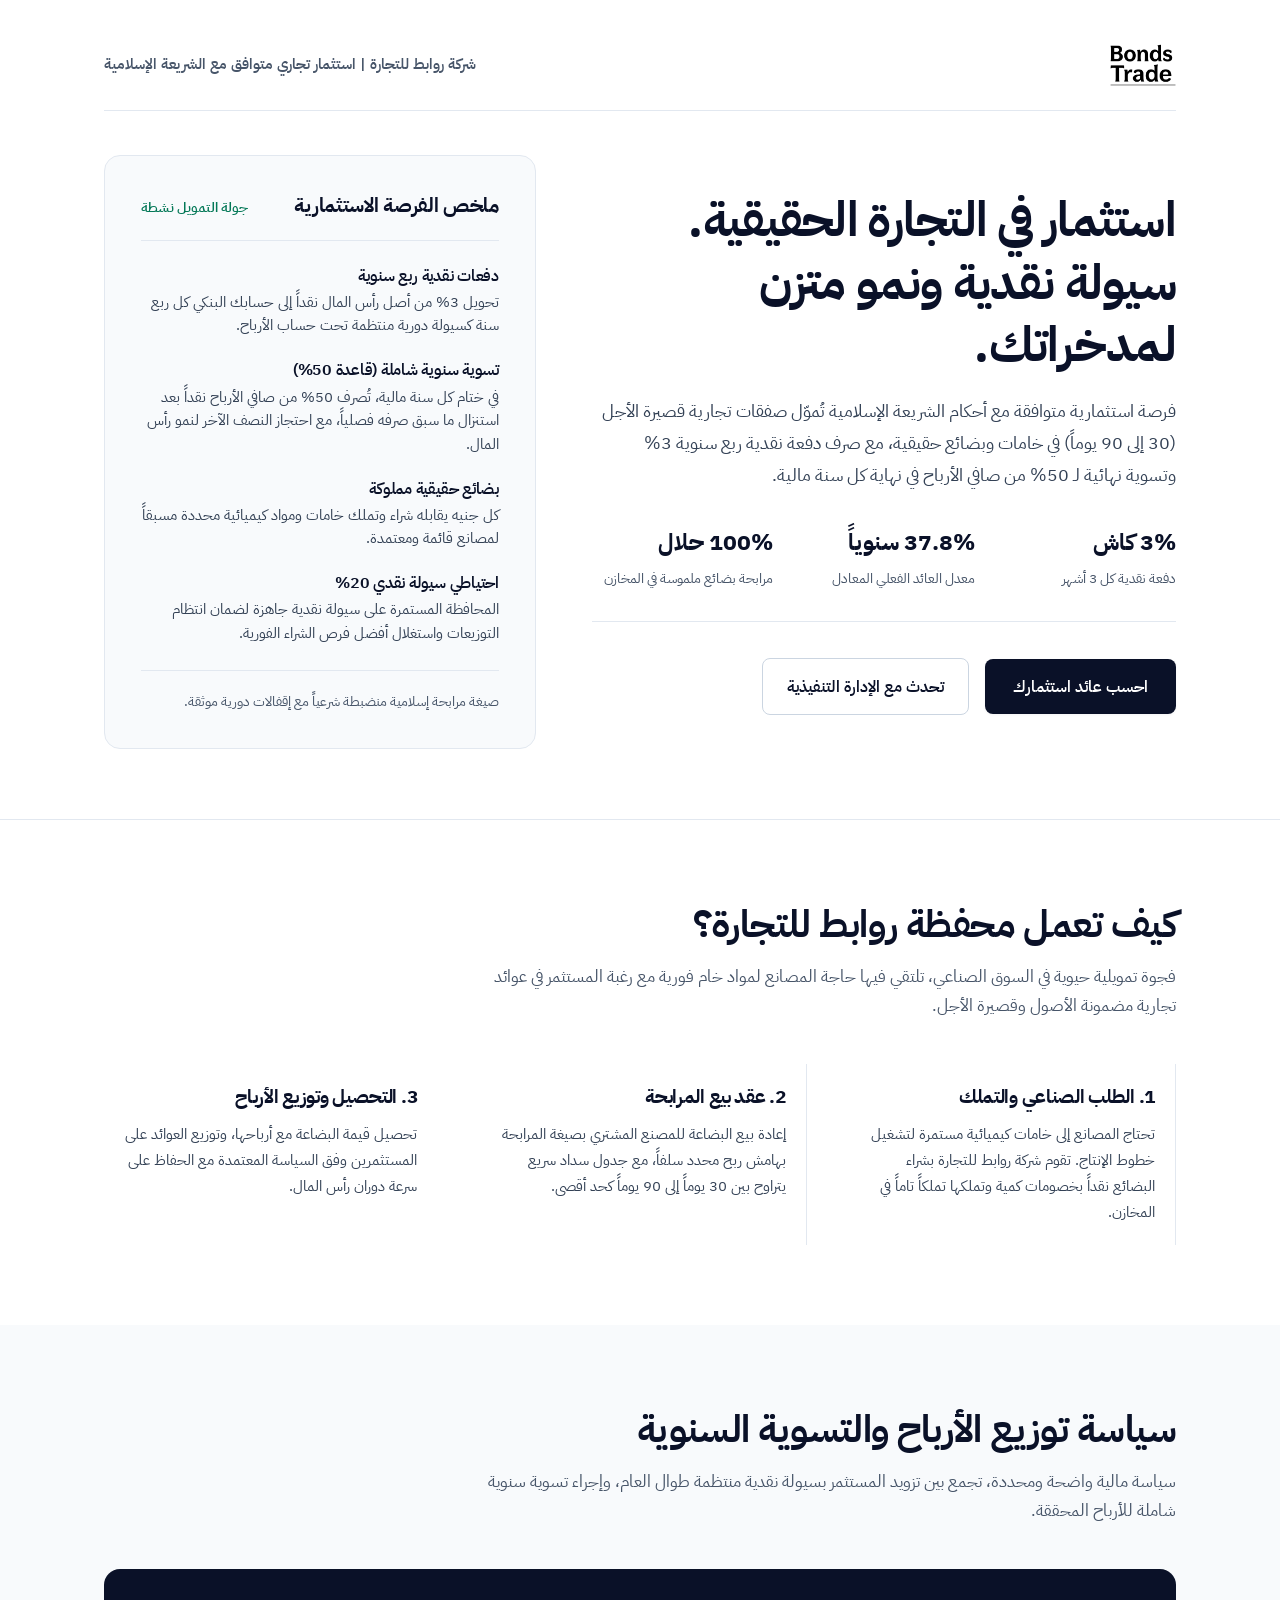
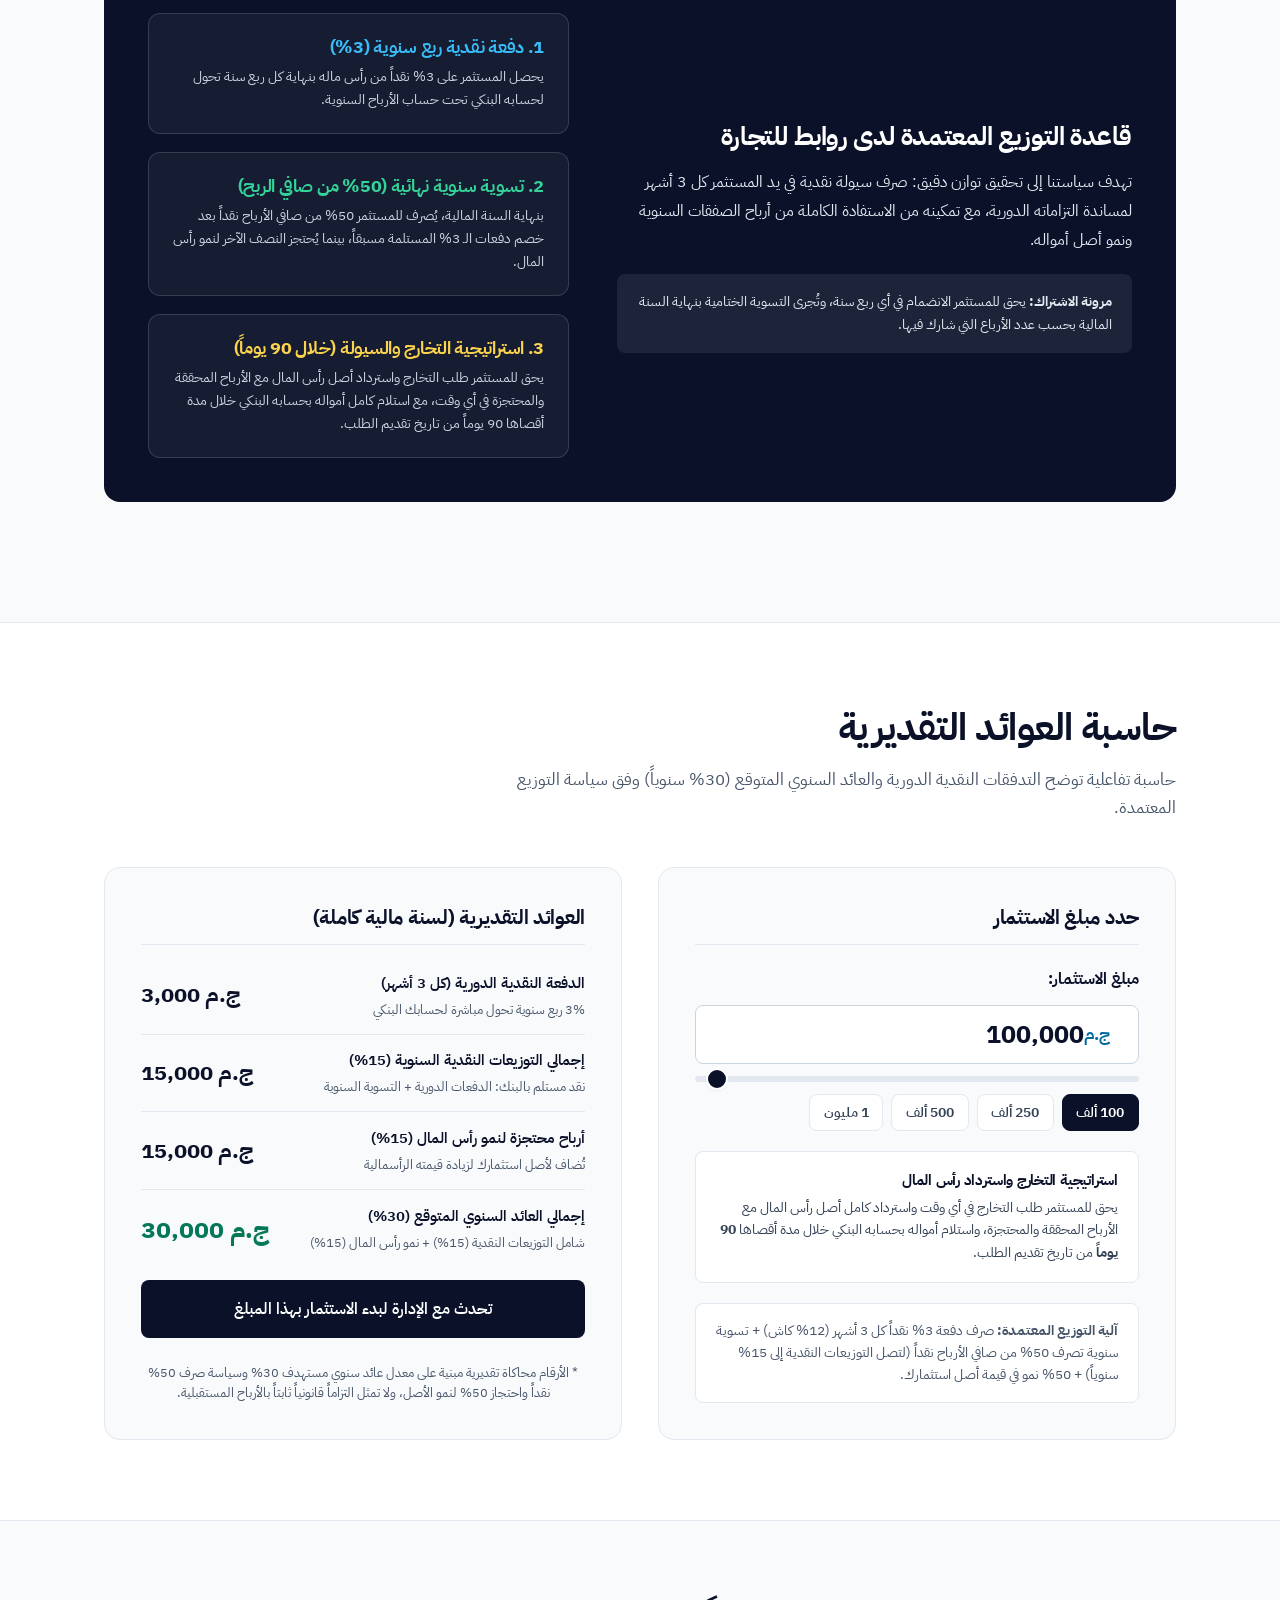
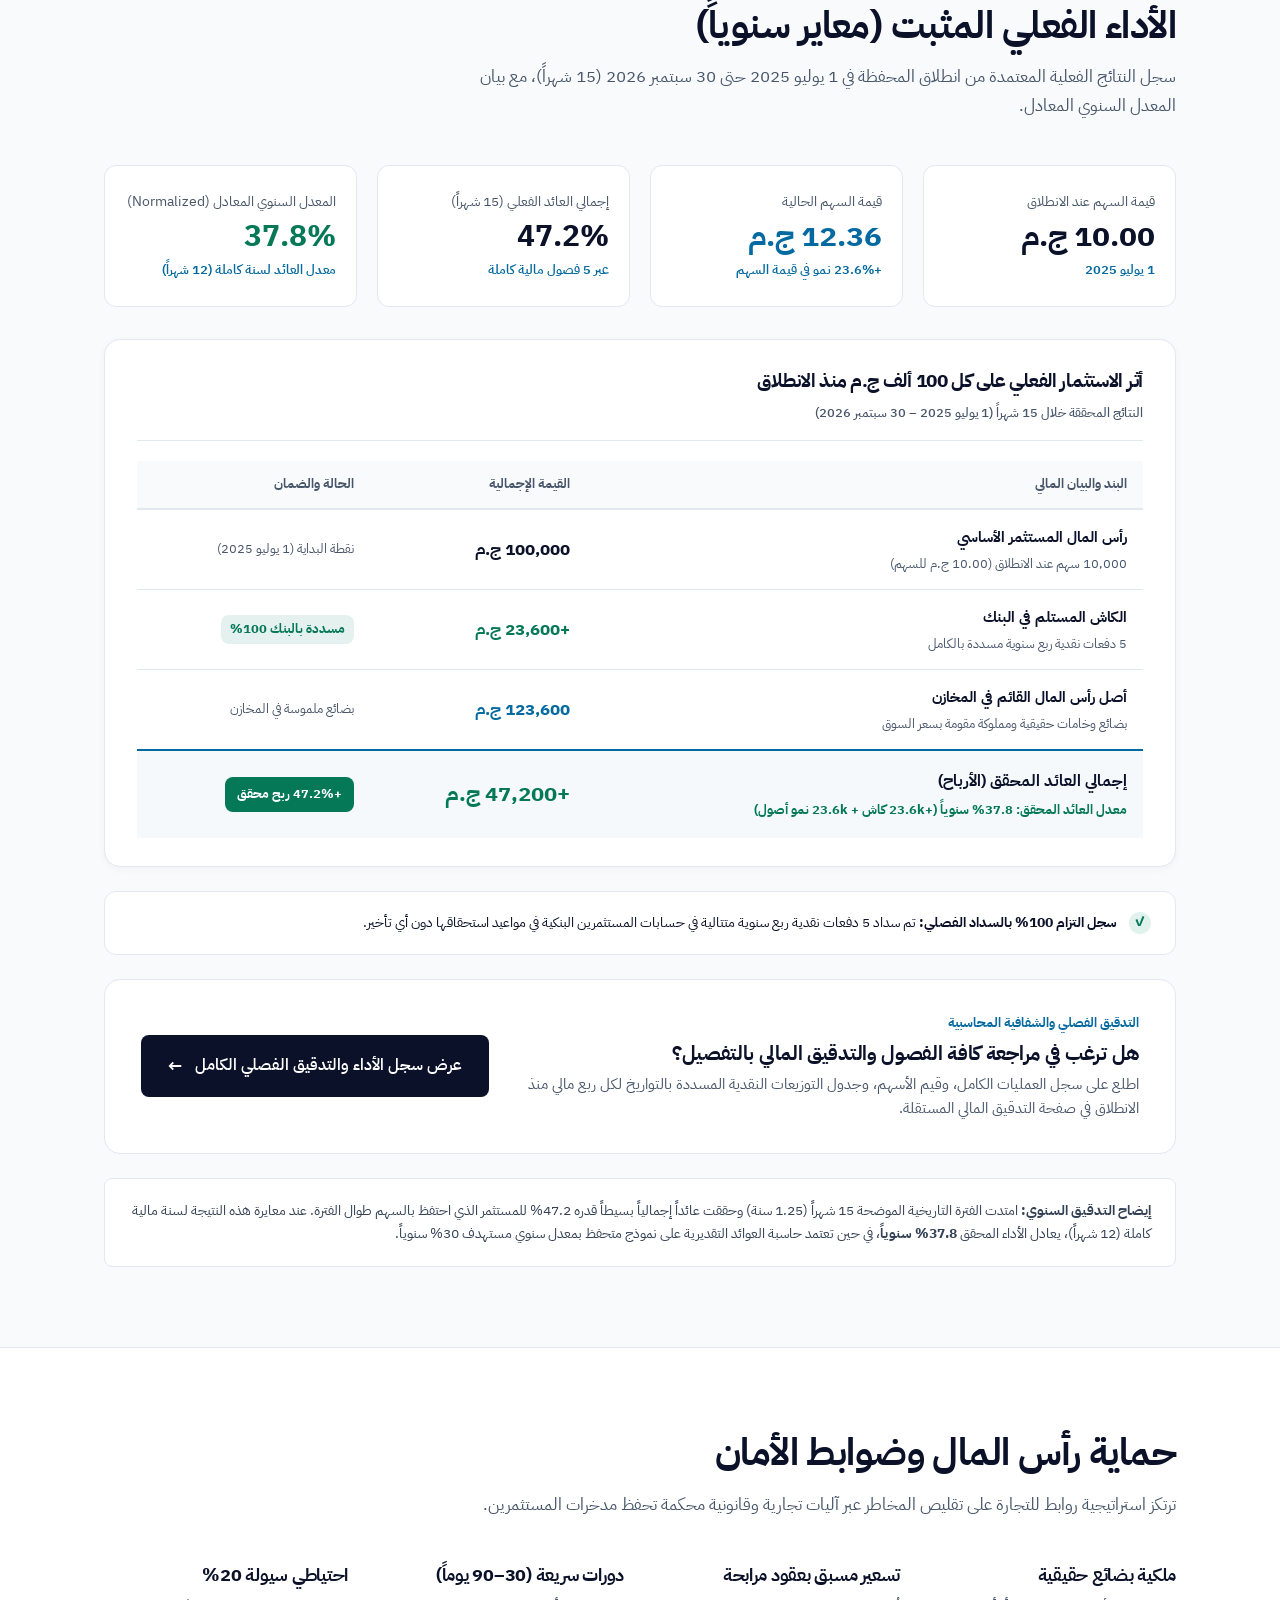
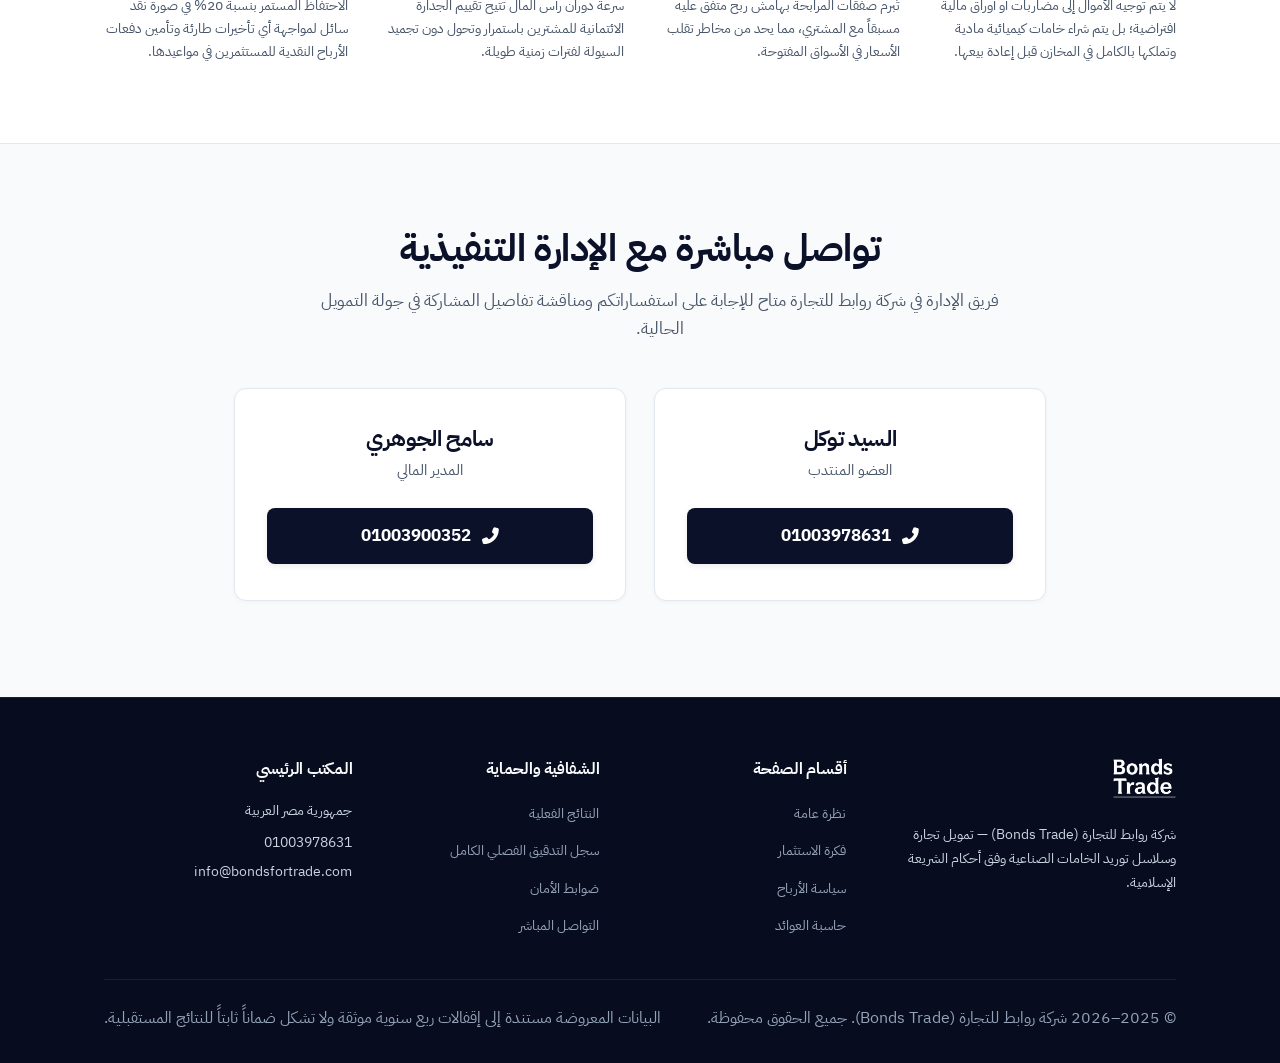
<file: index.html>
<!DOCTYPE html>
<html lang="ar" dir="rtl">
<head>
    <meta charset="UTF-8">
    <meta name="viewport" content="width=device-width, initial-scale=1.0">
    <title>محفظة روابط للتجارة | استثمار تجاري حقيقي بمرابحة شرعية وعوائد دورية</title>
    <meta name="description" content="محفظة استثمارية متوافقة مع الشريعة الإسلامية تابعة لشركة روابط للتجارة. تمويل تجارة خامات وبضائع ملموسة، دفعة نقدية 3% ربع سنوية وتسوية سنوية لنصف صافي الأرباح.">
    <link rel="icon" type="image/png" href="bonds-trade-favicon-white-background.png">
    
    <!-- Google Fonts & Font Awesome -->
    <link rel="preconnect" href="https://fonts.googleapis.com">
    <link rel="preconnect" href="https://fonts.gstatic.com" crossorigin>
    <link href="https://fonts.googleapis.com/css2?family=IBM+Plex+Sans+Arabic:wght@300;400;500;600;700&display=swap" rel="stylesheet">
    <link href="https://cdnjs.cloudflare.com/ajax/libs/font-awesome/6.5.1/css/all.min.css" rel="stylesheet">

    <!-- Main Stylesheet -->
    <link rel="stylesheet" href="css/style.css">
</head>
<body>

    <main>
        <!-- ==========================================================================
             Section 1: Hero Section
             ========================================================================== -->
        <section class="hero-section" id="hero">
            <div class="container">
                <!-- Clean Brand Bar -->
                <div class="brand-bar">
                    <img src="bonds-trade-english-black.png" alt="شعار شركة روابط للتجارة Bonds Trade" class="brand-logo-main">
                    <span class="brand-tagline-text">شركة روابط للتجارة | استثمار تجاري متوافق مع الشريعة الإسلامية</span>
                </div>

                <div class="hero-grid">
                    <div>
                        <h1 class="hero-title">
                            استثمار في التجارة الحقيقية.
                            <br>
                            سيولة نقدية ونمو متزن لمدخراتك.
                        </h1>
                        
                        <p class="hero-subtitle">
                            فرصة استثمارية متوافقة مع أحكام الشريعة الإسلامية تُموّل صفقات تجارية قصيرة الأجل (30 إلى 90 يوماً) في خامات وبضائع حقيقية، مع صرف دفعة نقدية ربع سنوية 3% وتسوية نهائية لـ 50% من صافي الأرباح في نهاية كل سنة مالية.
                        </p>

                        <!-- Key Performance Highlights -->
                        <div class="hero-highlights-strip">
                            <div class="highlight-entry">
                                <span class="stat-val tabular-nums">3% كاش</span>
                                <span class="stat-text">دفعة نقدية كل 3 أشهر</span>
                            </div>
                            <div class="highlight-entry">
                                <span class="stat-val tabular-nums">37.8% سنوياً</span>
                                <span class="stat-text">معدل العائد الفعلي المعادل</span>
                            </div>
                            <div class="highlight-entry">
                                <span class="stat-val">100% حلال</span>
                                <span class="stat-text">مرابحة بضائع ملموسة في المخازن</span>
                            </div>
                        </div>

                        <!-- Actions -->
                        <div class="hero-cta-group">
                            <a href="#calculator" class="btn-primary">
                                <span>احسب عائد استثمارك</span>
                            </a>
                            <a href="#cta" class="btn-secondary">
                                <span>تحدث مع الإدارة التنفيذية</span>
                            </a>
                        </div>
                    </div>

                    <!-- Right: Opportunity Snapshot -->
                    <div class="hero-snapshot-card">
                        <div class="snapshot-header-row">
                            <h2>ملخص الفرصة الاستثمارية</h2>
                            <span class="snapshot-status-tag">جولة التمويل نشطة</span>
                        </div>

                        <ul class="snapshot-points-list">
                            <li class="snapshot-point">
                                <h3>دفعات نقدية ربع سنوية</h3>
                                <p>تحويل 3% من أصل رأس المال نقداً إلى حسابك البنكي كل ربع سنة كسيولة دورية منتظمة تحت حساب الأرباح.</p>
                            </li>

                            <li class="snapshot-point">
                                <h3>تسوية سنوية شاملة (قاعدة 50%)</h3>
                                <p>في ختام كل سنة مالية، تُصرف 50% من صافي الأرباح نقداً بعد استنزال ما سبق صرفه فصلياً، مع احتجاز النصف الآخر لنمو رأس المال.</p>
                            </li>

                            <li class="snapshot-point">
                                <h3>بضائع حقيقية مملوكة</h3>
                                <p>كل جنيه يقابله شراء وتملك خامات ومواد كيميائية محددة مسبقاً لمصانع قائمة ومعتمدة.</p>
                            </li>

                            <li class="snapshot-point">
                                <h3>احتياطي سيولة نقدي 20%</h3>
                                <p>المحافظة المستمرة على سيولة نقدية جاهزة لضمان انتظام التوزيعات واستغلال أفضل فرص الشراء الفورية.</p>
                            </li>
                        </ul>

                        <div class="snapshot-compliance-note">
                            صيغة مرابحة إسلامية منضبطة شرعياً مع إقفالات دورية موثقة.
                        </div>
                    </div>
                </div>
            </div>
        </section>

        <!-- ==========================================================================
             Section 2: Business Model (The Core Thesis)
             ========================================================================== -->
        <section class="section-pad thesis-section" id="thesis">
            <div class="container">
                <div class="section-header">
                    <h2 class="section-title">كيف تعمل محفظة روابط للتجارة؟</h2>
                    <p class="section-desc">
                        فجوة تمويلية حيوية في السوق الصناعي، تلتقي فيها حاجة المصانع لمواد خام فورية مع رغبة المستثمر في عوائد تجارية مضمونة الأصول وقصيرة الأجل.
                    </p>
                </div>

                <div class="thesis-editorial-grid">
                    <div class="thesis-editorial-col">
                        <h3>1. الطلب الصناعي والتملك</h3>
                        <p>
                            تحتاج المصانع إلى خامات كيميائية مستمرة لتشغيل خطوط الإنتاج. تقوم شركة روابط للتجارة بشراء البضائع نقداً بخصومات كمية وتملكها تملكاً تاماً في المخازن.
                        </p>
                    </div>

                    <div class="thesis-editorial-col">
                        <h3>2. عقد بيع المرابحة</h3>
                        <p>
                            إعادة بيع البضاعة للمصنع المشتري بصيغة المرابحة بهامش ربح محدد سلفاً، مع جدول سداد سريع يتراوح بين 30 يوماً إلى 90 يوماً كحد أقصى.
                        </p>
                    </div>

                    <div class="thesis-editorial-col">
                        <h3>3. التحصيل وتوزيع الأرباح</h3>
                        <p>
                            تحصيل قيمة البضاعة مع أرباحها، وتوزيع العوائد على المستثمرين وفق السياسة المعتمدة مع الحفاظ على سرعة دوران رأس المال.
                        </p>
                    </div>
                </div>
            </div>
        </section>

        <!-- ==========================================================================
             Section 3: Profit Distribution Policy (3% Quarterly + Annual 50% Settlement)
             ========================================================================== -->
        <section class="section-pad promise-section" id="engine">
            <div class="container">
                <div class="section-header">
                    <h2 class="section-title">سياسة توزيع الأرباح والتسوية السنوية</h2>
                    <p class="section-desc">
                        سياسة مالية واضحة ومحددة، تجمع بين تزويد المستثمر بسيولة نقدية منتظمة طوال العام، وإجراء تسوية سنوية شاملة للأرباح المحققة.
                    </p>
                </div>

                <div class="policy-card-layout">
                    <div class="policy-text">
                        <h3>قاعدة التوزيع المعتمدة لدى روابط للتجارة</h3>
                        <p>
                            تهدف سياستنا إلى تحقيق توازن دقيق: صرف سيولة نقدية في يد المستثمر كل 3 أشهر لمساندة التزاماته الدورية، مع تمكينه من الاستفادة الكاملة من أرباح الصفقات السنوية ونمو أصل أمواله.
                        </p>
                        <div class="policy-reassurance-note">
                            <strong>مرونة الاشتراك:</strong> يحق للمستثمر الانضمام في أي ربع سنة، وتُجرى التسوية الختامية بنهاية السنة المالية بحسب عدد الأرباع التي شارك فيها.
                        </div>
                    </div>

                    <div class="policy-pillars-grid">
                        <div class="policy-pillar-box">
                            <h4>1. دفعة نقدية ربع سنوية (3%)</h4>
                            <p>يحصل المستثمر على 3% نقداً من رأس ماله بنهاية كل ربع سنة تحول لحسابه البنكي تحت حساب الأرباح السنوية.</p>
                        </div>

                        <div class="policy-pillar-box">
                            <h4>2. تسوية سنوية نهائية (50% من صافي الربح)</h4>
                            <p>بنهاية السنة المالية، يُصرف للمستثمر 50% من صافي الأرباح نقداً بعد خصم دفعات الـ 3% المستلمة مسبقاً، بينما يُحتجز النصف الآخر لنمو رأس المال.</p>
                        </div>

                        <div class="policy-pillar-box">
                            <h4>3. استراتيجية التخارج والسيولة (خلال 90 يوماً)</h4>
                            <p>يحق للمستثمر طلب التخارج واسترداد أصل رأس المال مع الأرباح المحققة والمحتجزة في أي وقت، مع استلام كامل أمواله بحسابه البنكي خلال مدة أقصاها 90 يوماً من تاريخ تقديم الطلب.</p>
                        </div>
                    </div>
                </div>
            </div>
        </section>

        <!-- ==========================================================================
             Section 4: Conservative Investor Decision Calculator
             ========================================================================== -->
        <section class="section-pad calculator-section" id="calculator">
            <div class="container">
                <div class="section-header">
                    <h2 class="section-title">حاسبة العوائد التقديرية</h2>
                    <p class="section-desc">
                        حاسبة تفاعلية توضح التدفقات النقدية الدورية والعائد السنوي المتوقع (30% سنوياً) وفق سياسة التوزيع المعتمدة.
                    </p>
                </div>

                <div class="calculator-layout">
                    <!-- Right in RTL: Controls & Exit Strategy -->
                    <div class="calc-form-pane">
                        <h3>حدد مبلغ الاستثمار</h3>

                        <div class="calc-field-group">
                            <label for="capitalInput">مبلغ الاستثمار:</label>
                            
                            <div class="calc-input-box">
                                <span class="currency-tag">ج.م</span>
                                <input type="text" id="capitalInput" class="tabular-nums" value="100,000" aria-label="مبلغ الاستثمار بالجنيه المصري">
                            </div>

                            <input type="range" id="capitalSlider" class="calc-slider" min="50000" max="2000000" step="25000" value="100000" aria-label="شريط تمرير مبلغ الاستثمار">

                            <div class="preset-buttons-row">
                                <button type="button" class="preset-btn active" data-amount="100000">100 ألف</button>
                                <button type="button" class="preset-btn" data-amount="250000">250 ألف</button>
                                <button type="button" class="preset-btn" data-amount="500000">500 ألف</button>
                                <button type="button" class="preset-btn" data-amount="1000000">1 مليون</button>
                            </div>
                        </div>

                        <div class="calc-exit-card">
                            <h4>استراتيجية التخارج واسترداد رأس المال</h4>
                            <p>
                                يحق للمستثمر طلب التخارج في أي وقت واسترداد كامل أصل رأس المال مع الأرباح المحققة والمحتجزة، واستلام أمواله بحسابه البنكي خلال مدة أقصاها <strong>90 يوماً</strong> من تاريخ تقديم الطلب.
                            </p>
                        </div>

                        <div class="calc-notice-card">
                            <strong>آلية التوزيع المعتمدة:</strong>
                            صرف دفعة 3% نقداً كل 3 أشهر (12% كاش) + تسوية سنوية تصرف 50% من صافي الأرباح نقداً (لتصل التوزيعات النقدية إلى 15% سنوياً) + 50% نمو في قيمة أصل استثمارك.
                        </div>
                    </div>

                    <!-- Left in RTL: Results Panel -->
                    <div class="calc-output-panel">
                        <h3>العوائد التقديرية (لسنة مالية كاملة)</h3>

                        <div class="calc-results-list">
                            <div class="result-row">
                                <div class="row-label">
                                    الدفعة النقدية الدورية (كل 3 أشهر)
                                    <small>3% ربع سنوية تحول مباشرة لحسابك البنكي</small>
                                </div>
                                <div class="row-num tabular-nums" id="quarterlyCashDisplay">3,000 ج.م</div>
                            </div>

                            <div class="result-row">
                                <div class="row-label">
                                    إجمالي التوزيعات النقدية السنوية (15%)
                                    <small>نقد مستلم بالبنك: الدفعات الدورية + التسوية السنوية</small>
                                </div>
                                <div class="row-num tabular-nums" id="annualCashDividendsDisplay">15,000 ج.م</div>
                            </div>

                            <div class="result-row">
                                <div class="row-label">
                                    أرباح محتجزة لنمو رأس المال (15%)
                                    <small>تُضاف لأصل استثمارك لزيادة قيمته الرأسمالية</small>
                                </div>
                                <div class="row-num tabular-nums" id="capitalGrowthDisplay">15,000 ج.م</div>
                            </div>

                            <div class="result-row">
                                <div class="row-label">
                                    إجمالي العائد السنوي المتوقع (30%)
                                    <small>شامل التوزيعات النقدية (15%) + نمو رأس المال (15%)</small>
                                </div>
                                <div class="row-num tabular-nums total-green" id="grandTotalReturnDisplay">30,000 ج.م</div>
                            </div>
                        </div>

                        <a href="#cta" class="calc-submit-btn">
                            تحدث مع الإدارة لبدء الاستثمار بهذا المبلغ
                        </a>

                        <div class="calc-footnote">
                            * الأرقام محاكاة تقديرية مبنية على معدل عائد سنوي مستهدف 30% وسياسة صرف 50% نقداً واحتجاز 50% لنمو الأصل، ولا تمثل التزاماً قانونياً ثابتاً بالأرباح المستقبلية.
                        </div>
                    </div>
                </div>
            </div>
        </section>

        <!-- ==========================================================================
             Section 5: The Verification: Real Track Record (Institutional Matrix & Proof)
             ========================================================================== -->
        <section class="section-pad verification-section" id="verification">
            <div class="container">
                <div class="section-header">
                    <h2 class="section-title">الأداء الفعلي المثبت (معاير سنوياً)</h2>
                    <p class="section-desc">
                        سجل النتائج الفعلية المعتمدة من انطلاق المحفظة في 1 يوليو 2025 حتى 30 سبتمبر 2026 (15 شهراً)، مع بيان المعدل السنوي المعادل.
                    </p>
                </div>

                <!-- KPI Metrics Row -->
                <div class="kpi-row-grid">
                    <div class="kpi-metric-box">
                        <span class="metric-title">قيمة السهم عند الانطلاق</span>
                        <div class="metric-figure tabular-nums">10.00 ج.م</div>
                        <span class="metric-context">1 يوليو 2025</span>
                    </div>

                    <div class="kpi-metric-box">
                        <span class="metric-title">قيمة السهم الحالية</span>
                        <div class="metric-figure tabular-nums" style="color: var(--brand-blue-deep);">12.36 ج.م</div>
                        <span class="metric-context">+23.6% نمو في قيمة السهم</span>
                    </div>

                    <div class="kpi-metric-box">
                        <span class="metric-title">إجمالي العائد الفعلي (15 شهراً)</span>
                        <div class="metric-figure tabular-nums" style="color: var(--brand-navy);">47.2%</div>
                        <span class="metric-context">عبر 5 فصول مالية كاملة</span>
                    </div>

                    <div class="kpi-metric-box">
                        <span class="metric-title">المعدل السنوي المعادل (Normalized)</span>
                        <div class="metric-figure tabular-nums" style="color: var(--brand-green);">37.8%</div>
                        <span class="metric-context">معدل العائد لسنة كاملة (12 شهراً)</span>
                    </div>
                </div>

                <!-- 100k Realized Wealth Proof Table -->
                <div class="realized-proof-card">
                    <div class="proof-card-header">
                        <h3>أثر الاستثمار الفعلي على كل 100 ألف ج.م منذ الانطلاق</h3>
                        <span class="proof-period-tag">النتائج المحققة خلال 15 شهراً (1 يوليو 2025 – 30 سبتمبر 2026)</span>
                    </div>

                    <!-- Modern Compact Proof Table -->
                    <div class="proof-table-container">
                        <table class="proof-compact-table tabular-nums">
                            <thead>
                                <tr>
                                    <th>البند والبيان المالي</th>
                                    <th>القيمة الإجمالية</th>
                                    <th>الحالة والضمان</th>
                                </tr>
                            </thead>
                            <tbody>
                                <tr>
                                    <td>
                                        <div class="pt-item-title">رأس المال المستثمر الأساسي</div>
                                        <span class="pt-item-sub">10,000 سهم عند الانطلاق (10.00 ج.م للسهم)</span>
                                    </td>
                                    <td class="pt-val pt-navy">100,000 ج.م</td>
                                    <td class="pt-status">نقطة البداية (1 يوليو 2025)</td>
                                </tr>
                                <tr>
                                    <td>
                                        <div class="pt-item-title">الكاش المستلم في البنك</div>
                                        <span class="pt-item-sub">5 دفعات نقدية ربع سنوية مسددة بالكامل</span>
                                    </td>
                                    <td class="pt-val pt-green">+23,600 ج.م</td>
                                    <td class="pt-status"><span class="pt-pill-green">مسددة بالبنك 100%</span></td>
                                </tr>
                                <tr>
                                    <td>
                                        <div class="pt-item-title">أصل رأس المال القائم في المخازن</div>
                                        <span class="pt-item-sub">بضائع وخامات حقيقية ومملوكة مقومة بسعر السوق</span>
                                    </td>
                                    <td class="pt-val pt-blue">123,600 ج.م</td>
                                    <td class="pt-status">بضائع ملموسة في المخازن</td>
                                </tr>
                                <tr class="pt-total-row">
                                    <td>
                                        <div class="pt-total-title">إجمالي العائد المحقق (الأرباح)</div>
                                        <span class="pt-total-sub">معدل العائد المحقق: 37.8% سنوياً (+23.6k كاش + 23.6k نمو أصول)</span>
                                    </td>
                                    <td class="pt-total-val pt-green tabular-nums">+47,200 ج.م</td>
                                    <td class="pt-total-badge"><span class="badge-total">+47.2% ربح محقق</span></td>
                                </tr>
                            </tbody>
                        </table>
                    </div>
                </div>

                <!-- Execution Proof & Consistency Bar -->
                <div class="verification-footer-bar">
                    <div class="vf-commitment">
                        <span class="vf-check-icon">✓</span>
                        <div>
                            <strong>سجل التزام 100% بالسداد الفصلي:</strong>
                            تم سداد 5 دفعات نقدية ربع سنوية متتالية في حسابات المستثمرين البنكية في مواعيد استحقاقها دون أي تأخير.
                        </div>
                    </div>
                </div>

                <!-- Dedicated Audit & Full Track Record Link Card -->
                <div class="audit-link-card">
                    <div class="alc-info">
                        <span class="alc-tag">التدقيق الفصلي والشفافية المحاسبية</span>
                        <h3>هل ترغب في مراجعة كافة الفصول والتدقيق المالي بالتفصيل؟</h3>
                        <p>
                            اطلع على سجل العمليات الكامل، وقيم الأسهم، وجدول التوزيعات النقدية المسددة بالتواريخ لكل ربع مالي منذ الانطلاق في صفحة التدقيق المالي المستقلة.
                        </p>
                    </div>
                    <a href="track-record.html" class="alc-button">
                        <span>عرض سجل الأداء والتدقيق الفصلي الكامل</span>
                        <span class="alc-arrow">←</span>
                    </a>
                </div>

                <div class="verification-explanation">
                    <strong>إيضاح التدقيق السنوي:</strong>
                    امتدت الفترة التاريخية الموضحة 15 شهراً (1.25 سنة) وحققت عائداً إجمالياً بسيطاً قدره 47.2% للمستثمر الذي احتفظ بالسهم طوال الفترة. عند معايرة هذه النتيجة لسنة مالية كاملة (12 شهراً)، يعادل الأداء المحقق <strong>37.8% سنوياً</strong>، في حين تعتمد حاسبة العوائد التقديرية على نموذج متحفظ بمعدل سنوي مستهدف 30% سنوياً.
                </div>
            </div>
        </section>

        <!-- ==========================================================================
             Section 6: Risk Governance & Asset Protection
             ========================================================================== -->
        <section class="section-pad security-section" id="security">
            <div class="container">
                <div class="section-header">
                    <h2 class="section-title">حماية رأس المال وضوابط الأمان</h2>
                    <p class="section-desc">
                        ترتكز استراتيجية روابط للتجارة على تقليص المخاطر عبر آليات تجارية وقانونية محكمة تحفظ مدخرات المستثمرين.
                    </p>
                </div>

                <div class="security-editorial-grid">
                    <div class="security-item">
                        <h3>ملكية بضائع حقيقية</h3>
                        <p>لا يتم توجيه الأموال إلى مضاربات أو أوراق مالية افتراضية؛ بل يتم شراء خامات كيميائية مادية وتملكها بالكامل في المخازن قبل إعادة بيعها.</p>
                    </div>

                    <div class="security-item">
                        <h3>تسعير مسبق بعقود مرابحة</h3>
                        <p>تُبرم صفقات المرابحة بهامش ربح متفق عليه مسبقاً مع المشتري، مما يحد من مخاطر تقلب الأسعار في الأسواق المفتوحة.</p>
                    </div>

                    <div class="security-item">
                        <h3>دورات سريعة (30–90 يوماً)</h3>
                        <p>سرعة دوران رأس المال تتيح تقييم الجدارة الائتمانية للمشترين باستمرار وتحول دون تجميد السيولة لفترات زمنية طويلة.</p>
                    </div>

                    <div class="security-item">
                        <h3>احتياطي سيولة 20%</h3>
                        <p>الاحتفاظ المستمر بنسبة 20% في صورة نقد سائل لمواجهة أي تأخيرات طارئة وتأمين دفعات الأرباح النقدية للمستثمرين في مواعيدها.</p>
                    </div>
                </div>
            </div>
        </section>

        <!-- ==========================================================================
             Section 7: Direct Executive Access (CTA)
             ========================================================================== -->
        <section class="section-pad cta-section" id="cta">
            <div class="container executive-action-layout">
                <div class="section-header">
                    <h2 class="section-title">تواصل مباشرة مع الإدارة التنفيذية</h2>
                    <p class="section-desc">
                        فريق الإدارة في شركة روابط للتجارة متاح للإجابة على استفساراتكم ومناقشة تفاصيل المشاركة في جولة التمويل الحالية.
                    </p>
                </div>

                <div class="executives-row">
                    <!-- Profile 1: Alsayed Tawakol -->
                    <div class="executive-card">
                        <h3>السيد توكل</h3>
                        <span class="exec-position">العضو المنتدب</span>
                        
                        <div class="exec-links-stack">
                            <a href="tel:+201003978631" class="btn-call" aria-label="اتصال هاتفي بالسيد توكل">
                                <i class="fas fa-phone-alt"></i>
                                <span class="tabular-nums">01003978631</span>
                            </a>
                        </div>
                    </div>

                    <!-- Profile 2: Sameh El Gohary -->
                    <div class="executive-card">
                        <h3>سامح الجوهري</h3>
                        <span class="exec-position">المدير المالي</span>

                        <div class="exec-links-stack">
                            <a href="tel:+201003900352" class="btn-call" aria-label="اتصال هاتفي بسامح الجوهري">
                                <i class="fas fa-phone-alt"></i>
                                <span class="tabular-nums">01003900352</span>
                            </a>
                        </div>
                    </div>
                </div>
            </div>
        </section>
    </main>

    <!-- ==========================================================================
         Footer
         ========================================================================== -->
    <footer class="site-footer">
        <div class="container">
            <div class="footer-grid">
                <div class="footer-col">
                    <img src="bonds-trade-english-black.png" alt="شعار شركة روابط للتجارة Bonds Trade" class="footer-logo">
                    <p>
                        شركة روابط للتجارة (Bonds Trade) — تمويل تجارة وسلاسل توريد الخامات الصناعية وفق أحكام الشريعة الإسلامية.
                    </p>
                </div>

                <div class="footer-col">
                    <h3>أقسام الصفحة</h3>
                    <ul>
                        <li><a href="#hero">نظرة عامة</a></li>
                        <li><a href="#thesis">فكرة الاستثمار</a></li>
                        <li><a href="#engine">سياسة الأرباح</a></li>
                        <li><a href="#calculator">حاسبة العوائد</a></li>
                    </ul>
                </div>

                <div class="footer-col">
                    <h3>الشفافية والحماية</h3>
                    <ul>
                        <li><a href="#verification">النتائج الفعلية</a></li>
                        <li><a href="track-record.html">سجل التدقيق الفصلي الكامل</a></li>
                        <li><a href="#security">ضوابط الأمان</a></li>
                        <li><a href="#cta">التواصل المباشر</a></li>
                    </ul>
                </div>

                <div class="footer-col">
                    <h3>المكتب الرئيسي</h3>
                    <p>جمهورية مصر العربية</p>
                    <p style="margin-top: 0.5rem;">
                        <a href="tel:+201003978631" style="color: #CBD5E1; text-decoration: none;" class="tabular-nums">01003978631</a>
                    </p>
                    <p style="margin-top: 0.35rem;">
                        <a href="mailto:info@bondsfortrade.com" style="color: #CBD5E1; text-decoration: none;">info@bondsfortrade.com</a>
                    </p>
                </div>
            </div>

            <div class="footer-bottom">
                <p>&copy; 2025–2026 شركة روابط للتجارة (Bonds Trade). جميع الحقوق محفوظة.</p>
                <p>البيانات المعروضة مستندة إلى إقفالات ربع سنوية موثقة ولا تشكل ضماناً ثابتاً للنتائج المستقبلية.</p>
            </div>
        </div>
    </footer>

    <!-- ==========================================================================
         JavaScript Logic
         ========================================================================== -->
    <script>
        // --- Calculator Logic ---
        // Distribution Policy:
        // 1. Advance quarterly cash payout = 3% of capital per quarter.
        // 2. Expected annual return target = 30% per year:
        //    - Total cash dividends distributed: 50% of profits (15% of capital = quarterly advances + annual cash settlement).
        //    - Retained earnings for capital growth: 50% of profits (15% of capital).
        //    - Total investment return: 30% per year.
        const QUARTERLY_ADVANCE_RATE = 0.03; // 3% per quarter
        const ANNUAL_TARGET_RETURN_RATE = 0.30; // 30% per year
        const CASH_PROFIT_SHARE = 0.50; // 50% paid in cash

        const capitalSlider = document.getElementById('capitalSlider');
        const capitalInput = document.getElementById('capitalInput');
        const presetChips = document.querySelectorAll('.preset-btn');

        const quarterlyCashDisplay = document.getElementById('quarterlyCashDisplay');
        const annualCashDividendsDisplay = document.getElementById('annualCashDividendsDisplay');
        const capitalGrowthDisplay = document.getElementById('capitalGrowthDisplay');
        const grandTotalReturnDisplay = document.getElementById('grandTotalReturnDisplay');

        let currentCapital = 100000;

        function formatNumber(num) {
            return Math.round(num).toLocaleString('en-US');
        }

        function cleanNumber(str) {
            const clean = str.replace(/[^\d]/g, '');
            return parseInt(clean, 10) || 0;
        }

        function calculateAndRender() {
            if (currentCapital < 10000) currentCapital = 10000;

            // Calculations based on exact policy
            const quarterlyCash = currentCapital * QUARTERLY_ADVANCE_RATE;
            const grandTotalReturn = currentCapital * ANNUAL_TARGET_RETURN_RATE;
            const annualCashDividends = grandTotalReturn * CASH_PROFIT_SHARE;
            const capitalGrowth = grandTotalReturn * (1 - CASH_PROFIT_SHARE);

            quarterlyCashDisplay.textContent = formatNumber(quarterlyCash) + " ج.م";
            annualCashDividendsDisplay.textContent = formatNumber(annualCashDividends) + " ج.م";
            capitalGrowthDisplay.textContent = formatNumber(capitalGrowth) + " ج.م";
            grandTotalReturnDisplay.textContent = formatNumber(grandTotalReturn) + " ج.م";
        }

        capitalSlider.addEventListener('input', (e) => {
            currentCapital = parseInt(e.target.value, 10);
            capitalInput.value = formatNumber(currentCapital);
            updateActivePreset(currentCapital);
            calculateAndRender();
        });

        capitalInput.addEventListener('input', (e) => {
            const val = cleanNumber(e.target.value);
            currentCapital = val;
            capitalSlider.value = Math.min(val, 2000000);
            updateActivePreset(val);
            calculateAndRender();
        });

        capitalInput.addEventListener('blur', () => {
            capitalInput.value = formatNumber(currentCapital);
        });

        presetChips.forEach(chip => {
            chip.addEventListener('click', () => {
                const amount = parseInt(chip.getAttribute('data-amount'), 10);
                currentCapital = amount;
                capitalSlider.value = Math.min(amount, 2000000);
                capitalInput.value = formatNumber(amount);
                
                presetChips.forEach(c => c.classList.remove('active'));
                chip.classList.add('active');
                
                calculateAndRender();
            });
        });

        function updateActivePreset(val) {
            presetChips.forEach(chip => {
                const amount = parseInt(chip.getAttribute('data-amount'), 10);
                if (amount === val) {
                    chip.classList.add('active');
                } else {
                    chip.classList.remove('active');
                }
            });
        }

        calculateAndRender();
    </script>
</body>
</html>
</file>
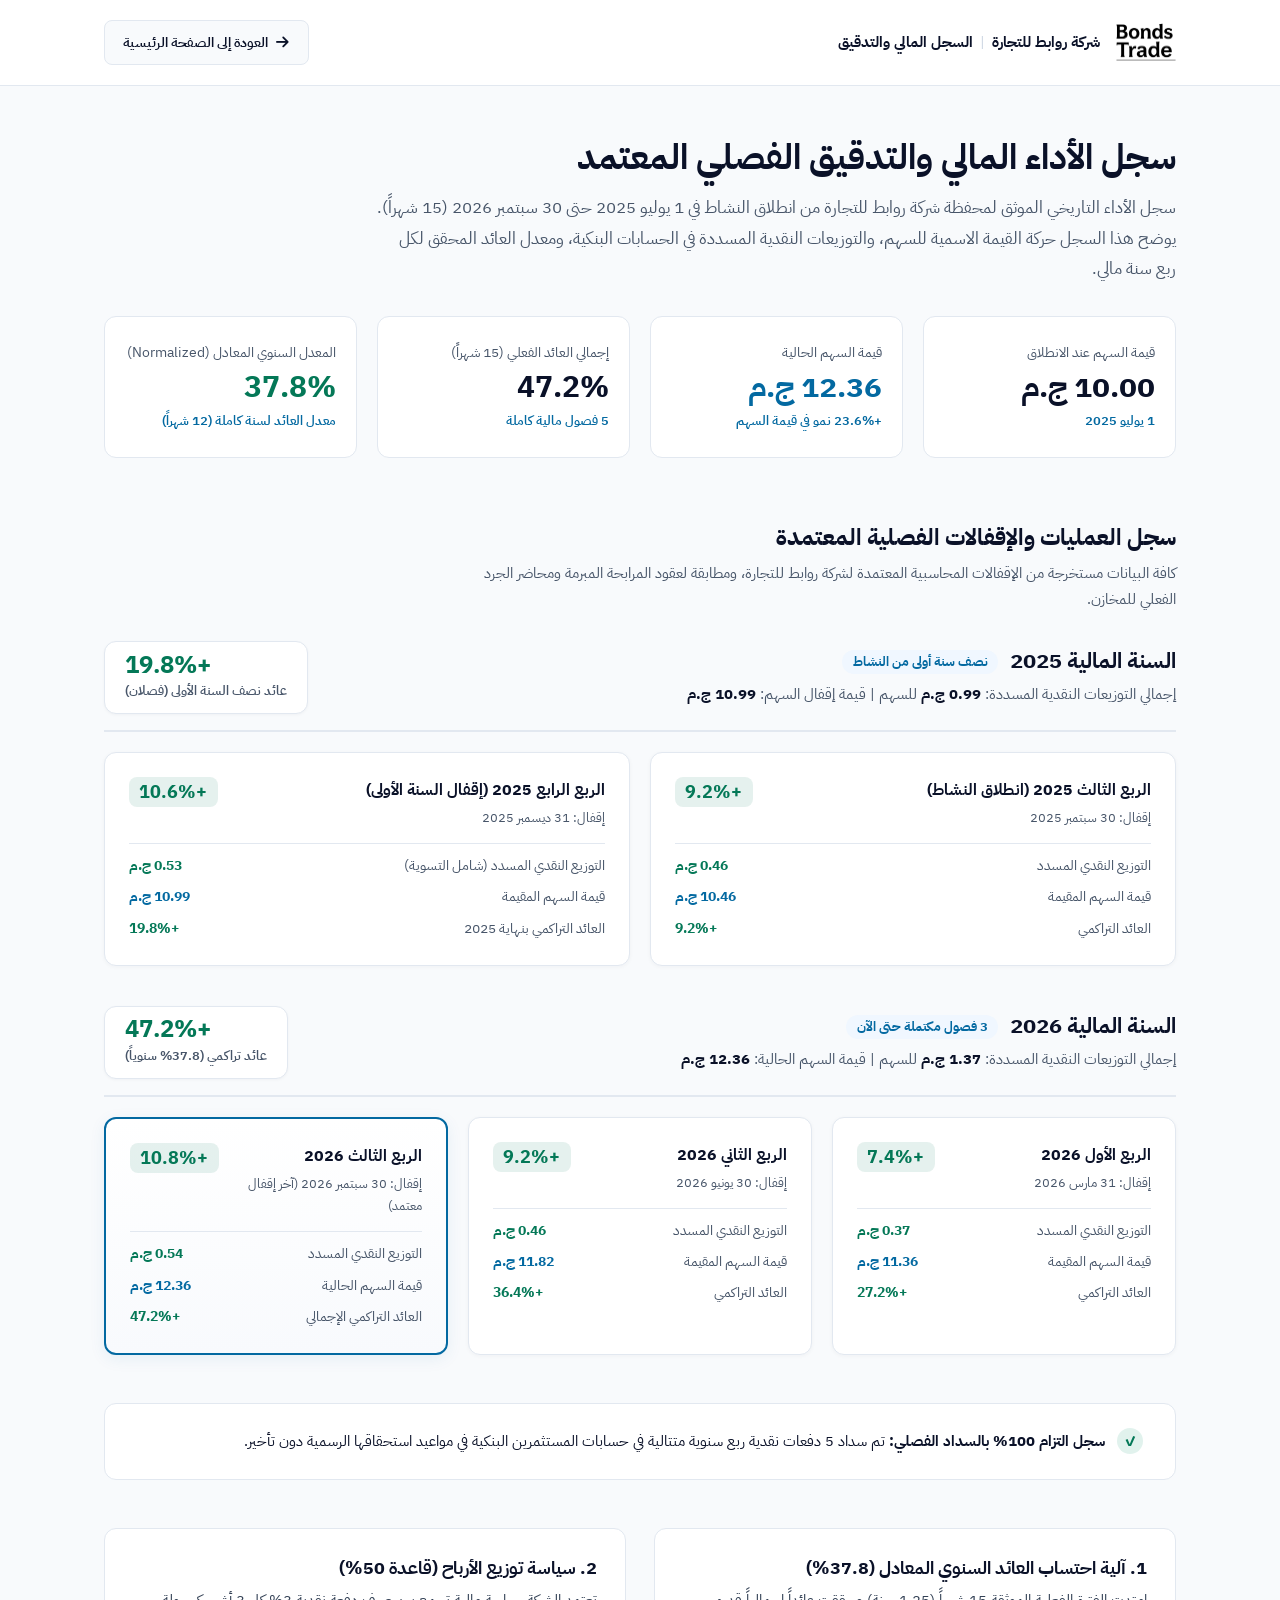
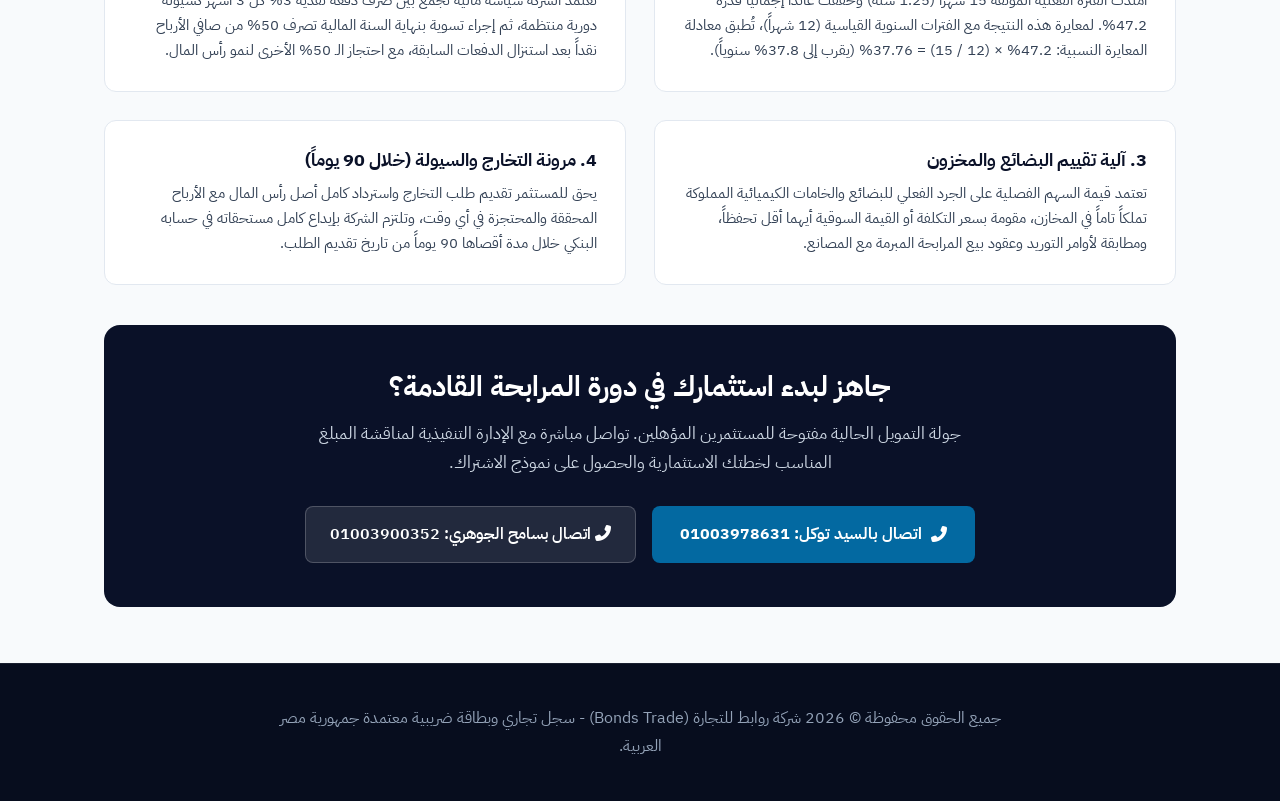
<file: track-record.html>
<!DOCTYPE html>
<html lang="ar" dir="rtl">
<head>
    <meta charset="UTF-8">
    <meta name="viewport" content="width=device-width, initial-scale=1.0">
    <title>سجل الأداء المالي والتدقيق الفصلي | شركة روابط للتجارة</title>
    <meta name="description" content="سجل الأداء المالي والتدقيق الفصلي المعتمد لمحفظة شركة روابط للتجارة من 1 يوليو 2025 حتى 30 سبتمبر 2026 (15 شهراً). تفاصيل حركة السهم والتوزيعات النقدية المسددة.">
    <link rel="icon" type="image/png" href="bonds-trade-favicon-white-background.png">
    
    <!-- Google Fonts & Font Awesome -->
    <link rel="preconnect" href="https://fonts.googleapis.com">
    <link rel="preconnect" href="https://fonts.gstatic.com" crossorigin>
    <link href="https://fonts.googleapis.com/css2?family=IBM+Plex+Sans+Arabic:wght@300;400;500;600;700&display=swap" rel="stylesheet">
    <link href="https://cdnjs.cloudflare.com/ajax/libs/font-awesome/6.5.1/css/all.min.css" rel="stylesheet">

    <!-- Track Record Stylesheet -->
    <link rel="stylesheet" href="css/track-record.css">
</head>
<body>

    <!-- Header Navigation -->
    <header class="page-header-nav">
        <div class="container nav-inner">
            <div class="nav-brand-group">
                <img src="bonds-trade-english-black.png" alt="شعار شركة روابط للتجارة Bonds Trade" class="nav-logo">
                <span class="nav-brand-name">
                    <span class="brand-name-main">شركة روابط للتجارة</span>
                    <span class="brand-name-sep">|</span>
                    <span class="brand-name-sub">السجل المالي والتدقيق</span>
                </span>
            </div>
            <a href="index.html#verification" class="btn-back-home" aria-label="العودة إلى الصفحة الرئيسية">
                <i class="fas fa-arrow-right"></i>
                <span class="btn-label-desktop">العودة إلى الصفحة الرئيسية</span>
                <span class="btn-label-mobile">الرئيسية</span>
            </a>
        </div>
    </header>

    <main class="container">
        <!-- Hero Section -->
        <section class="audit-hero-section">
            <h1>سجل الأداء المالي والتدقيق الفصلي المعتمد</h1>
            <p class="audit-desc">
                سجل الأداء التاريخي الموثق لمحفظة شركة روابط للتجارة من انطلاق النشاط في 1 يوليو 2025 حتى 30 سبتمبر 2026 (15 شهراً). يوضح هذا السجل حركة القيمة الاسمية للسهم، والتوزيعات النقدية المسددة في الحسابات البنكية، ومعدل العائد المحقق لكل ربع سنة مالي.
            </p>

            <!-- KPI Row -->
            <div class="kpi-row-grid">
                <div class="kpi-metric-box">
                    <span class="metric-title">قيمة السهم عند الانطلاق</span>
                    <div class="metric-figure tabular-nums">10.00 ج.م</div>
                    <span class="metric-context">1 يوليو 2025</span>
                </div>

                <div class="kpi-metric-box">
                    <span class="metric-title">قيمة السهم الحالية</span>
                    <div class="metric-figure tabular-nums" style="color: var(--brand-blue-deep);">12.36 ج.م</div>
                    <span class="metric-context">+23.6% نمو في قيمة السهم</span>
                </div>

                <div class="kpi-metric-box">
                    <span class="metric-title">إجمالي العائد الفعلي (15 شهراً)</span>
                    <div class="metric-figure tabular-nums" style="color: var(--brand-navy);">47.2%</div>
                    <span class="metric-context">5 فصول مالية كاملة</span>
                </div>

                <div class="kpi-metric-box">
                    <span class="metric-title">المعدل السنوي المعادل (Normalized)</span>
                    <div class="metric-figure tabular-nums" style="color: var(--brand-green);">37.8%</div>
                    <span class="metric-context">معدل العائد لسنة كاملة (12 شهراً)</span>
                </div>
            </div>
        </section>

        <!-- Section Intro Block -->
        <div class="section-intro-block">
            <h2>سجل العمليات والإقفالات الفصلية المعتمدة</h2>
            <p>
                كافة البيانات مستخرجة من الإقفالات المحاسبية المعتمدة لشركة روابط للتجارة، ومطابقة لعقود المرابحة المبرمة ومحاضر الجرد الفعلي للمخازن.
            </p>
        </div>

        <!-- Annual Cards Stack -->
        <div class="annual-cards-stack">

            <!-- Year 2025 Group -->
            <div class="year-group">
                <div class="yg-header">
                    <div class="yg-title-group">
                        <h3>
                            <span>السنة المالية 2025</span>
                            <span class="yg-badge-tag">نصف سنة أولى من النشاط</span>
                        </h3>
                        <div class="yg-meta">
                            إجمالي التوزيعات النقدية المسددة: <strong>0.99 ج.م</strong> للسهم | قيمة إقفال السهم: <strong>10.99 ج.م</strong>
                        </div>
                    </div>
                    <div class="yg-annual-pill">
                        <span class="yg-annual-val tabular-nums">+19.8%</span>
                        <span class="yg-annual-label">عائد نصف السنة الأولى (فصلان)</span>
                    </div>
                </div>

                <div class="yc-quarters-grid">
                    <!-- Q3 2025 -->
                    <div class="quarter-card">
                        <div class="qc-header">
                            <div class="qc-title-wrap">
                                <span class="qc-name">الربع الثالث 2025 (انطلاق النشاط)</span>
                                <span class="qc-date">إقفال: 30 سبتمبر 2025</span>
                            </div>
                            <span class="qc-ret-badge tabular-nums">+9.2%</span>
                        </div>
                        <div class="qc-stats-list tabular-nums">
                            <div class="qc-stat-row">
                                <span class="qc-stat-label">التوزيع النقدي المسدد</span>
                                <span class="qc-stat-value green">0.46 ج.م</span>
                            </div>
                            <div class="qc-stat-row">
                                <span class="qc-stat-label">قيمة السهم المقيمة</span>
                                <span class="qc-stat-value blue">10.46 ج.م</span>
                            </div>
                            <div class="qc-stat-row">
                                <span class="qc-stat-label">العائد التراكمي</span>
                                <span class="qc-stat-value green">+9.2%</span>
                            </div>
                        </div>
                    </div>

                    <!-- Q4 2025 -->
                    <div class="quarter-card">
                        <div class="qc-header">
                            <div class="qc-title-wrap">
                                <span class="qc-name">الربع الرابع 2025 (إقفال السنة الأولى)</span>
                                <span class="qc-date">إقفال: 31 ديسمبر 2025</span>
                            </div>
                            <span class="qc-ret-badge tabular-nums">+10.6%</span>
                        </div>
                        <div class="qc-stats-list tabular-nums">
                            <div class="qc-stat-row">
                                <span class="qc-stat-label">التوزيع النقدي المسدد (شامل التسوية)</span>
                                <span class="qc-stat-value green">0.53 ج.م</span>
                            </div>
                            <div class="qc-stat-row">
                                <span class="qc-stat-label">قيمة السهم المقيمة</span>
                                <span class="qc-stat-value blue">10.99 ج.م</span>
                            </div>
                            <div class="qc-stat-row">
                                <span class="qc-stat-label">العائد التراكمي بنهاية 2025</span>
                                <span class="qc-stat-value green">+19.8%</span>
                            </div>
                        </div>
                    </div>
                </div>
            </div>

            <!-- Year 2026 Group -->
            <div class="year-group">
                <div class="yg-header">
                    <div class="yg-title-group">
                        <h3>
                            <span>السنة المالية 2026</span>
                            <span class="yg-badge-tag">3 فصول مكتملة حتى الآن</span>
                        </h3>
                        <div class="yg-meta">
                            إجمالي التوزيعات النقدية المسددة: <strong>1.37 ج.م</strong> للسهم | قيمة السهم الحالية: <strong>12.36 ج.م</strong>
                        </div>
                    </div>
                    <div class="yg-annual-pill">
                        <span class="yg-annual-val tabular-nums">+47.2%</span>
                        <span class="yg-annual-label">عائد تراكمي (37.8% سنوياً)</span>
                    </div>
                </div>

                <div class="yc-quarters-grid">
                    <!-- Q1 2026 -->
                    <div class="quarter-card">
                        <div class="qc-header">
                            <div class="qc-title-wrap">
                                <span class="qc-name">الربع الأول 2026</span>
                                <span class="qc-date">إقفال: 31 مارس 2026</span>
                            </div>
                            <span class="qc-ret-badge tabular-nums">+7.4%</span>
                        </div>
                        <div class="qc-stats-list tabular-nums">
                            <div class="qc-stat-row">
                                <span class="qc-stat-label">التوزيع النقدي المسدد</span>
                                <span class="qc-stat-value green">0.37 ج.م</span>
                            </div>
                            <div class="qc-stat-row">
                                <span class="qc-stat-label">قيمة السهم المقيمة</span>
                                <span class="qc-stat-value blue">11.36 ج.م</span>
                            </div>
                            <div class="qc-stat-row">
                                <span class="qc-stat-label">العائد التراكمي</span>
                                <span class="qc-stat-value green">+27.2%</span>
                            </div>
                        </div>
                    </div>

                    <!-- Q2 2026 -->
                    <div class="quarter-card">
                        <div class="qc-header">
                            <div class="qc-title-wrap">
                                <span class="qc-name">الربع الثاني 2026</span>
                                <span class="qc-date">إقفال: 30 يونيو 2026</span>
                            </div>
                            <span class="qc-ret-badge tabular-nums">+9.2%</span>
                        </div>
                        <div class="qc-stats-list tabular-nums">
                            <div class="qc-stat-row">
                                <span class="qc-stat-label">التوزيع النقدي المسدد</span>
                                <span class="qc-stat-value green">0.46 ج.م</span>
                            </div>
                            <div class="qc-stat-row">
                                <span class="qc-stat-label">قيمة السهم المقيمة</span>
                                <span class="qc-stat-value blue">11.82 ج.م</span>
                            </div>
                            <div class="qc-stat-row">
                                <span class="qc-stat-label">العائد التراكمي</span>
                                <span class="qc-stat-value green">+36.4%</span>
                            </div>
                        </div>
                    </div>

                    <!-- Q3 2026 -->
                    <div class="quarter-card latest-approved">
                        <div class="qc-header">
                            <div class="qc-title-wrap">
                                <span class="qc-name">الربع الثالث 2026</span>
                                <span class="qc-date">إقفال: 30 سبتمبر 2026 (آخر إقفال معتمد)</span>
                            </div>
                            <span class="qc-ret-badge tabular-nums">+10.8%</span>
                        </div>
                        <div class="qc-stats-list tabular-nums">
                            <div class="qc-stat-row">
                                <span class="qc-stat-label">التوزيع النقدي المسدد</span>
                                <span class="qc-stat-value green">0.54 ج.م</span>
                            </div>
                            <div class="qc-stat-row">
                                <span class="qc-stat-label">قيمة السهم الحالية</span>
                                <span class="qc-stat-value blue">12.36 ج.م</span>
                            </div>
                            <div class="qc-stat-row">
                                <span class="qc-stat-label">العائد التراكمي الإجمالي</span>
                                <span class="qc-stat-value green" style="font-weight: 800;">+47.2%</span>
                            </div>
                        </div>
                    </div>
                </div>
            </div>

        </div>

        <!-- Reassurance Payout Proof Bar -->
        <div class="audit-payout-proof-bar">
            <div class="proof-text">
                <span class="proof-icon">✓</span>
                <div>
                    <strong>سجل التزام 100% بالسداد الفصلي:</strong>
                    تم سداد 5 دفعات نقدية ربع سنوية متتالية في حسابات المستثمرين البنكية في مواعيد استحقاقها الرسمية دون تأخير.
                </div>
            </div>
        </div>

        <!-- Governance & Methodological Notes -->
        <section class="audit-notes-grid">
            <div class="audit-note-box">
                <h3>1. آلية احتساب العائد السنوي المعادل (37.8%)</h3>
                <p>
                    امتدت الفترة الفعلية الموثقة 15 شهراً (1.25 سنة) وحققت عائداً إجمالياً قدره 47.2%. لمعايرة هذه النتيجة مع الفترات السنوية القياسية (12 شهراً)، تُطبق معادلة المعايرة النسبية: 47.2% × (12 / 15) = 37.76% (يقرب إلى 37.8% سنوياً).
                </p>
            </div>

            <div class="audit-note-box">
                <h3>2. سياسة توزيع الأرباح (قاعدة 50%)</h3>
                <p>
                    تعتمد الشركة سياسة مالية تجمع بين صرف دفعة نقدية 3% كل 3 أشهر كسيولة دورية منتظمة، ثم إجراء تسوية بنهاية السنة المالية تصرف 50% من صافي الأرباح نقداً بعد استنزال الدفعات السابقة، مع احتجاز الـ 50% الأخرى لنمو رأس المال.
                </p>
            </div>

            <div class="audit-note-box">
                <h3>3. آلية تقييم البضائع والمخزون</h3>
                <p>
                    تعتمد قيمة السهم الفصلية على الجرد الفعلي للبضائع والخامات الكيميائية المملوكة تملكاً تاماً في المخازن، مقومة بسعر التكلفة أو القيمة السوقية أيهما أقل تحفظاً، ومطابقة لأوامر التوريد وعقود بيع المرابحة المبرمة مع المصانع.
                </p>
            </div>

            <div class="audit-note-box">
                <h3>4. مرونة التخارج والسيولة (خلال 90 يوماً)</h3>
                <p>
                    يحق للمستثمر تقديم طلب التخارج واسترداد كامل أصل رأس المال مع الأرباح المحققة والمحتجزة في أي وقت، وتلتزم الشركة بإيداع كامل مستحقاته في حسابه البنكي خلال مدة أقصاها 90 يوماً من تاريخ تقديم الطلب.
                </p>
            </div>
        </section>

        <!-- CTA Section -->
        <section class="audit-cta-section">
            <h2>جاهز لبدء استثمارك في دورة المرابحة القادمة؟</h2>
            <p>
                جولة التمويل الحالية مفتوحة للمستثمرين المؤهلين. تواصل مباشرة مع الإدارة التنفيذية لمناقشة المبلغ المناسب لخطتك الاستثمارية والحصول على نموذج الاشتراك.
            </p>
            <div class="cta-actions-row">
                <a href="tel:+201003978631" class="btn-cta-primary" aria-label="اتصال هاتفي بالسيد توكل">
                    <i class="fas fa-phone-alt"></i>
                    <span>اتصال بالسيد توكل: 01003978631</span>
                </a>
                <a href="tel:+201003900352" class="btn-cta-secondary" aria-label="اتصال هاتفي بسامح الجوهري">
                    <i class="fas fa-phone-alt"></i>
                    <span>اتصال بسامح الجوهري: 01003900352</span>
                </a>
            </div>
        </section>
    </main>

    <!-- Footer -->
    <footer class="site-footer">
        <div class="container">
            <p>جميع الحقوق محفوظة © 2026 شركة روابط للتجارة (Bonds Trade) - سجل تجاري وبطاقة ضريبية معتمدة جمهورية مصر العربية.</p>
        </div>
    </footer>

</body>
</html>
</file>
<file: css/style.css>
/* ==========================================================================
           1. Design Tokens & Browser Surfaces
           ========================================================================== */
        :root {
            --brand-navy-dark: #070D1E;
            --brand-navy: #0A1128;
            --brand-navy-surface: #101B3A;
            --brand-blue: #0284C7;
            --brand-blue-deep: #0369A1;
            --brand-blue-soft: #F0F7FF;
            --brand-green: #047857;
            --brand-green-soft: #ECFDF5;
            --brand-amber: #92400E;
            --brand-amber-soft: #FFFBEB;
            
            --bg-page: #F8FAFC;
            --bg-surface: #FFFFFF;
            --bg-subtle: #F1F5F9;
            --text-heading: #0A1128;
            --text-body: #334155;
            --text-muted: #475569;
            --border: #CBD5E1;
            --border-subtle: #E2E8F0;
            
            --shadow-sm: 0 1px 3px rgba(10, 17, 40, 0.05);
            --shadow-md: 0 4px 16px rgba(10, 17, 40, 0.07);
            
            --radius-sm: 8px;
            --radius-md: 12px;
            --radius-lg: 16px;
            --radius-full: 9999px;
            
            --font-arabic: 'IBM Plex Sans Arabic', -apple-system, BlinkMacSystemFont, 'Segoe UI', Roboto, sans-serif;
            --transition: all 0.2s cubic-bezier(0.16, 1, 0.3, 1);
        }

        /* --- Custom Browser Surfaces --- */
        ::selection {
            background-color: #BAE6FD;
            color: #0A1128;
        }

        ::-webkit-scrollbar {
            width: 8px;
            height: 8px;
        }

        ::-webkit-scrollbar-track {
            background: #F1F5F9;
        }

        ::-webkit-scrollbar-thumb {
            background: #94A3B8;
            border-radius: 4px;
        }

        ::-webkit-scrollbar-thumb:hover {
            background: #64748B;
        }

        :focus-visible {
            outline: 2px solid var(--brand-blue-deep);
            outline-offset: 3px;
        }

        /* ==========================================================================
           2. Reset & Typography
           ========================================================================== */
        *, *::before, *::after {
            box-sizing: border-box;
            margin: 0;
            padding: 0;
        }

        html {
            scroll-behavior: smooth;
            scroll-padding-top: 32px;
        }

        body {
            font-family: var(--font-arabic);
            background-color: var(--bg-page);
            color: var(--text-body);
            line-height: 1.75;
            overflow-x: hidden;
            -webkit-font-smoothing: antialiased;
            -moz-osx-font-smoothing: grayscale;
        }

        h1, h2, h3, h4 {
            color: var(--text-heading);
            font-weight: 700;
            line-height: 1.35;
            letter-spacing: -0.015em;
        }

        p {
            font-size: 1.02rem;
            color: var(--text-body);
            max-width: 72ch;
        }

        a {
            color: inherit;
            text-decoration: none;
            transition: var(--transition);
        }

        .container {
            width: 100%;
            max-width: 1120px;
            margin: 0 auto;
            padding: 0 1.5rem;
        }

        .tabular-nums {
            font-variant-numeric: tabular-nums;
        }

        /* ==========================================================================
           3. Brand Bar & Hero Section
           ========================================================================== */
        .brand-bar {
            display: flex;
            align-items: center;
            justify-content: space-between;
            margin-bottom: 2.75rem;
            padding-bottom: 1.5rem;
            border-bottom: 1px solid var(--border-subtle);
        }

        .brand-logo-main {
            height: 42px;
            width: auto;
            display: block;
        }

        .brand-tagline-text {
            font-size: 0.92rem;
            font-weight: 600;
            color: var(--text-muted);
        }

        .section-pad {
            padding: 80px 0;
        }

        .section-header {
            margin-bottom: 2.75rem;
            max-width: 760px;
        }

        .section-title {
            font-size: clamp(1.75rem, 3vw, 2.35rem);
            color: var(--brand-navy);
            margin-bottom: 0.75rem;
        }

        .section-desc {
            font-size: 1.05rem;
            color: var(--text-muted);
            line-height: 1.7;
        }

        .hero-section {
            padding: 44px 0 70px 0;
            background: #FFFFFF;
            border-bottom: 1px solid var(--border-subtle);
        }

        .hero-grid {
            display: grid;
            grid-template-columns: 1.15fr 0.85fr;
            gap: 3.5rem;
            align-items: center;
        }

        .hero-title {
            font-size: clamp(2.1rem, 3.8vw, 3rem);
            font-weight: 700;
            color: var(--brand-navy);
            line-height: 1.3;
            margin-bottom: 1.25rem;
        }

        .hero-subtitle {
            font-size: 1.1rem;
            color: var(--text-body);
            line-height: 1.8;
            margin-bottom: 2rem;
        }

        .hero-highlights-strip {
            display: grid;
            grid-template-columns: repeat(3, 1fr);
            gap: 1.25rem;
            margin-bottom: 2.25rem;
            padding-bottom: 2rem;
            border-bottom: 1px solid var(--border-subtle);
        }

        .highlight-entry {
            display: flex;
            flex-direction: column;
            gap: 0.25rem;
        }

        .highlight-entry .stat-val {
            font-size: 1.45rem;
            font-weight: 700;
            color: var(--brand-navy);
        }

        .highlight-entry .stat-text {
            font-size: 0.88rem;
            color: var(--text-muted);
            line-height: 1.5;
        }

        .hero-cta-group {
            display: flex;
            align-items: center;
            gap: 1rem;
            flex-wrap: wrap;
        }

        .btn-primary {
            background: var(--brand-navy);
            color: #FFFFFF;
            padding: 0.85rem 1.75rem;
            border-radius: var(--radius-sm);
            font-size: 1rem;
            font-weight: 600;
            display: inline-flex;
            align-items: center;
            gap: 0.5rem;
            box-shadow: var(--shadow-sm);
        }

        .btn-primary:hover {
            background: var(--brand-blue-deep);
            color: #FFFFFF;
        }

        .btn-secondary {
            background: transparent;
            color: var(--brand-navy);
            border: 1px solid var(--border);
            padding: 0.85rem 1.5rem;
            border-radius: var(--radius-sm);
            font-size: 1rem;
            font-weight: 600;
            display: inline-flex;
            align-items: center;
            gap: 0.5rem;
        }

        .btn-secondary:hover {
            background: var(--bg-subtle);
            border-color: var(--brand-navy);
        }

        /* Hero Right Column: Verified Opportunity Snapshot */
        .hero-snapshot-card {
            background: var(--bg-page);
            border: 1px solid var(--border-subtle);
            border-radius: var(--radius-lg);
            padding: 2.25rem;
        }

        .snapshot-header-row {
            display: flex;
            align-items: baseline;
            justify-content: space-between;
            padding-bottom: 1.25rem;
            border-bottom: 1px solid var(--border-subtle);
            margin-bottom: 1.5rem;
        }

        .snapshot-header-row h2 {
            font-size: 1.25rem;
            color: var(--brand-navy);
        }

        .snapshot-status-tag {
            font-size: 0.85rem;
            font-weight: 600;
            color: var(--brand-green);
        }

        .snapshot-points-list {
            list-style: none;
            display: flex;
            flex-direction: column;
            gap: 1.35rem;
        }

        .snapshot-point {
            display: flex;
            flex-direction: column;
            gap: 0.25rem;
        }

        .snapshot-point h3 {
            font-size: 1.02rem;
            color: var(--brand-navy);
            font-weight: 600;
        }

        .snapshot-point p {
            font-size: 0.92rem;
            color: var(--text-body);
            line-height: 1.6;
        }

        .snapshot-compliance-note {
            margin-top: 1.5rem;
            padding-top: 1.25rem;
            border-top: 1px solid var(--border-subtle);
            font-size: 0.85rem;
            color: var(--text-muted);
            line-height: 1.6;
        }

        /* ==========================================================================
           4. Section 2: Business Model (The Core Thesis)
           ========================================================================== */
        .thesis-section {
            background: #FFFFFF;
        }

        .thesis-editorial-grid {
            display: grid;
            grid-template-columns: repeat(3, 1fr);
            gap: 2.25rem;
        }

        .thesis-editorial-col {
            display: flex;
            flex-direction: column;
            gap: 0.75rem;
            padding: 1.25rem;
            border-right: 1px solid var(--border-subtle);
        }

        .thesis-editorial-col:last-child {
            border-right: none;
        }

        .thesis-editorial-col h3 {
            font-size: 1.2rem;
            color: var(--brand-navy);
        }

        .thesis-editorial-col p {
            font-size: 0.95rem;
            color: var(--text-body);
            line-height: 1.7;
        }

        /* ==========================================================================
           5. Section 3: Profit Distribution Policy (3% Quarterly + Annual 50% Settlement)
           ========================================================================== */
        .promise-section {
            background: var(--bg-page);
        }

        .policy-card-layout {
            background: var(--brand-navy);
            color: #FFFFFF;
            border-radius: var(--radius-lg);
            padding: 2.75rem;
            display: grid;
            grid-template-columns: 1.1fr 0.9fr;
            gap: 3rem;
            align-items: center;
            margin-bottom: 2.5rem;
        }

        .policy-text h3 {
            color: #FFFFFF;
            font-size: 1.65rem;
            margin-bottom: 0.85rem;
        }

        .policy-text p {
            color: #E2E8F0;
            font-size: 1rem;
            line-height: 1.8;
            margin-bottom: 1.25rem;
        }

        .policy-reassurance-note {
            background: rgba(255, 255, 255, 0.08);
            padding: 1rem 1.25rem;
            border-radius: var(--radius-sm);
            font-size: 0.9rem;
            color: #E2E8F0;
            line-height: 1.6;
        }

        .policy-pillars-grid {
            display: flex;
            flex-direction: column;
            gap: 1.15rem;
        }

        .policy-pillar-box {
            background: rgba(255, 255, 255, 0.05);
            border: 1px solid rgba(255, 255, 255, 0.14);
            border-radius: var(--radius-md);
            padding: 1.35rem 1.5rem;
        }

        .policy-pillar-box h4 {
            font-size: 1.1rem;
            margin-bottom: 0.35rem;
        }

        .policy-pillar-box:nth-child(1) h4 {
            color: #38BDF8;
        }

        .policy-pillar-box:nth-child(2) h4 {
            color: #34D399;
        }

        .policy-pillar-box:nth-child(3) h4 {
            color: #FCD34D;
        }

        .policy-pillar-box p {
            color: #CBD5E1;
            font-size: 0.9rem;
            line-height: 1.6;
            margin: 0;
        }

        /* ==========================================================================
           6. Section 4: Conservative Investor Decision Calculator
           ========================================================================== */
        .calculator-section {
            background: #FFFFFF;
            border-top: 1px solid var(--border-subtle);
            border-bottom: 1px solid var(--border-subtle);
        }

        .calculator-layout {
            display: grid;
            grid-template-columns: 1fr 1fr;
            gap: 2.25rem;
            align-items: stretch;
        }

        .calc-form-pane {
            background: var(--bg-page);
            border: 1px solid var(--border-subtle);
            border-radius: var(--radius-lg);
            padding: 2.25rem;
            display: flex;
            flex-direction: column;
            justify-content: space-between;
            gap: 1.25rem;
        }

        .calc-form-pane h3 {
            font-size: 1.25rem;
            color: var(--brand-navy);
            padding-bottom: 0.85rem;
            border-bottom: 1px solid var(--border-subtle);
            margin: 0;
        }

        .calc-field-group {
            display: flex;
            flex-direction: column;
            gap: 0.75rem;
        }

        .calc-field-group label {
            font-weight: 700;
            color: var(--brand-navy);
            font-size: 1rem;
        }

        .calc-input-box {
            display: flex;
            align-items: center;
            background: #FFFFFF;
            border: 1px solid var(--border);
            border-radius: var(--radius-sm);
            padding: 0.6rem 1rem;
        }

        .calc-input-box:focus-within {
            border-color: var(--brand-blue-deep);
            box-shadow: 0 0 0 3px rgba(3, 105, 161, 0.15);
        }

        .calc-input-box input {
            width: 100%;
            border: none;
            background: transparent;
            font-family: var(--font-arabic);
            font-size: 1.55rem;
            font-weight: 700;
            color: var(--brand-navy);
            outline: none;
            direction: ltr;
            text-align: right;
        }

        .calc-input-box .currency-tag {
            font-size: 1.05rem;
            font-weight: 700;
            color: var(--brand-blue-deep);
            margin-right: 0.75rem;
        }

        .calc-slider {
            -webkit-appearance: none;
            width: 100%;
            height: 6px;
            border-radius: 3px;
            background: var(--border-subtle);
            outline: none;
            cursor: pointer;
            direction: ltr;
        }

        .calc-slider::-webkit-slider-thumb {
            -webkit-appearance: none;
            width: 22px;
            height: 22px;
            border-radius: 50%;
            background: var(--brand-navy);
            border: 2px solid #FFFFFF;
            box-shadow: var(--shadow-sm);
            cursor: pointer;
        }

        .preset-buttons-row {
            display: flex;
            gap: 0.5rem;
            flex-wrap: wrap;
        }

        .preset-btn {
            background: #FFFFFF;
            border: 1px solid var(--border-subtle);
            color: var(--text-body);
            padding: 0.45rem 0.85rem;
            border-radius: var(--radius-sm);
            font-family: var(--font-arabic);
            font-size: 0.88rem;
            font-weight: 600;
            cursor: pointer;
            transition: var(--transition);
        }

        .preset-btn:hover {
            border-color: var(--brand-navy);
            color: var(--brand-navy);
        }

        .preset-btn.active {
            background: var(--brand-navy);
            border-color: var(--brand-navy);
            color: #FFFFFF;
        }

        .calc-exit-card {
            background: #FFFFFF;
            border: 1px solid var(--border-subtle);
            border-radius: var(--radius-sm);
            padding: 1.15rem 1.25rem;
            display: flex;
            flex-direction: column;
            gap: 0.35rem;
        }

        .calc-exit-card h4 {
            font-size: 0.95rem;
            font-weight: 700;
            color: var(--brand-navy);
            margin: 0;
        }

        .calc-exit-card p {
            font-size: 0.88rem;
            color: var(--text-body);
            line-height: 1.6;
            margin: 0;
        }

        .calc-notice-card {
            background: #FFFFFF;
            padding: 1rem 1.25rem;
            border-radius: var(--radius-sm);
            border: 1px solid var(--border-subtle);
            font-size: 0.85rem;
            color: var(--text-muted);
            line-height: 1.6;
        }

        /* Calculator Results Output (Symmetric Card) */
        .calc-output-panel {
            background: var(--bg-page);
            border: 1px solid var(--border-subtle);
            border-radius: var(--radius-lg);
            padding: 2.25rem;
            display: flex;
            flex-direction: column;
            justify-content: space-between;
            gap: 1.25rem;
        }

        .calc-output-panel h3 {
            font-size: 1.25rem;
            color: var(--brand-navy);
            padding-bottom: 0.85rem;
            border-bottom: 1px solid var(--border-subtle);
            margin: 0;
        }

        .calc-results-list {
            display: flex;
            flex-direction: column;
            gap: 0.85rem;
        }

        .result-row {
            display: flex;
            justify-content: space-between;
            align-items: center;
            padding-bottom: 0.75rem;
            border-bottom: 1px solid var(--border-subtle);
            gap: 1rem;
        }

        .result-row:last-of-type {
            border-bottom: none;
            padding-bottom: 0;
        }

        .result-row .row-label {
            font-size: 0.92rem;
            color: var(--brand-navy);
            font-weight: 600;
        }

        .result-row .row-label small {
            display: block;
            font-size: 0.82rem;
            color: var(--text-muted);
            margin-top: 0.15rem;
            font-weight: 400;
        }

        .result-row .row-num {
            font-size: 1.35rem;
            font-weight: 700;
            color: var(--brand-navy);
            text-align: left;
            white-space: nowrap;
            direction: ltr;
        }

        .result-row .row-num.total-green {
            color: var(--brand-green);
            font-size: 1.55rem;
        }

        .calc-submit-btn {
            background: var(--brand-navy);
            color: #FFFFFF;
            border: none;
            padding: 0.95rem;
            border-radius: var(--radius-sm);
            font-family: var(--font-arabic);
            font-size: 1rem;
            font-weight: 600;
            cursor: pointer;
            text-align: center;
            transition: var(--transition);
            display: block;
            text-decoration: none;
        }

        .calc-submit-btn:hover {
            background: var(--brand-blue-deep);
            color: #FFFFFF;
        }

        .calc-footnote {
            font-size: 0.82rem;
            color: var(--text-muted);
            line-height: 1.5;
            text-align: center;
            margin: 0;
        }

        /* ==========================================================================
           7. Section 5: The Verification: Real Track Record (Normalized for 1 Year)
           ========================================================================== */
        .verification-section {
            background: var(--bg-page);
        }

        .kpi-row-grid {
            display: grid;
            grid-template-columns: repeat(4, 1fr);
            gap: 1.25rem;
            margin-bottom: 2rem;
        }

        .kpi-metric-box {
            background: #FFFFFF;
            border: 1px solid var(--border-subtle);
            border-radius: var(--radius-md);
            padding: 1.5rem 1.25rem;
        }

        .kpi-metric-box .metric-title {
            font-size: 0.88rem;
            color: var(--text-muted);
            margin-bottom: 0.35rem;
            display: block;
        }

        .kpi-metric-box .metric-figure {
            font-size: 1.85rem;
            font-weight: 800;
            color: var(--brand-navy);
            line-height: 1.1;
        }

        .kpi-metric-box .metric-context {
            font-size: 0.82rem;
            color: var(--brand-blue-deep);
            font-weight: 600;
            margin-top: 0.4rem;
            display: block;
        }

        /* 100k Wealth Realized Proof Table */
        .realized-proof-card {
            background: #FFFFFF;
            border: 1px solid var(--border-subtle);
            border-radius: var(--radius-lg);
            padding: 1.75rem 2rem;
            margin-bottom: 1.5rem;
            box-shadow: 0 2px 8px rgba(10, 17, 40, 0.04);
        }

        .proof-card-header {
            margin-bottom: 1.25rem;
            border-bottom: 1px solid var(--border-subtle);
            padding-bottom: 0.85rem;
        }

        .proof-card-header h3 {
            font-size: 1.2rem;
            color: var(--brand-navy);
            margin: 0 0 0.3rem 0;
            font-weight: 700;
        }

        .proof-card-header .proof-period-tag {
            font-size: 0.82rem;
            color: var(--text-muted);
            font-weight: 500;
        }

        .proof-table-container {
            width: 100%;
            overflow-x: auto;
        }

        .proof-compact-table {
            width: 100%;
            border-collapse: collapse;
            text-align: right;
        }

        .proof-compact-table th {
            background: var(--bg-page);
            color: var(--text-muted);
            font-size: 0.82rem;
            font-weight: 700;
            padding: 0.75rem 1rem;
            border-bottom: 2px solid var(--border-subtle);
            white-space: nowrap;
        }

        .proof-compact-table td {
            padding: 0.85rem 1rem;
            border-bottom: 1px solid var(--border-subtle);
            vertical-align: middle;
        }

        .pt-item-title {
            font-weight: 700;
            color: var(--brand-navy);
            font-size: 0.95rem;
        }

        .pt-item-sub {
            font-size: 0.82rem;
            color: var(--text-muted);
            display: block;
            margin-top: 0.15rem;
        }

        .pt-val {
            font-weight: 800;
            font-size: 1.05rem;
            white-space: nowrap;
        }

        .pt-navy { color: var(--brand-navy); }
        .pt-green { color: var(--brand-green); }
        .pt-blue { color: var(--brand-blue-deep); }

        .pt-status {
            font-size: 0.82rem;
            color: var(--text-muted);
        }

        .pt-pill-green {
            display: inline-block;
            background: rgba(4, 120, 87, 0.1);
            color: var(--brand-green);
            font-weight: 700;
            padding: 0.2rem 0.55rem;
            border-radius: var(--radius-sm);
            font-size: 0.82rem;
            white-space: nowrap;
        }

        .proof-compact-table tr.pt-total-row {
            background: rgba(3, 105, 161, 0.04);
            font-weight: 800;
        }

        .proof-compact-table tr.pt-total-row td {
            border-top: 2px solid var(--brand-blue-deep);
            border-bottom: none;
            padding: 1rem;
        }

        .pt-total-title {
            font-size: 1.02rem;
            font-weight: 800;
            color: var(--brand-navy);
        }

        .pt-total-sub {
            font-size: 0.8rem;
            color: var(--brand-green);
            font-weight: 700;
            display: block;
            margin-top: 0.2rem;
        }

        .pt-total-val {
            font-size: 1.35rem;
            font-weight: 900;
            color: var(--brand-navy);
            white-space: nowrap;
        }

        .pt-total-val.pt-green {
            color: var(--brand-green);
        }

        .badge-total {
            display: inline-block;
            background: var(--brand-green);
            color: #FFFFFF;
            font-weight: 800;
            padding: 0.35rem 0.75rem;
            border-radius: var(--radius-sm);
            font-size: 0.82rem;
            white-space: nowrap;
        }

        /* Audit Link Card (Deep-Dive Entry Point) */
        .audit-link-card {
            background: #FFFFFF;
            border: 1px solid var(--border-subtle);
            border-radius: var(--radius-lg);
            padding: 2rem 2.25rem;
            display: flex;
            justify-content: space-between;
            align-items: center;
            gap: 2rem;
            margin-bottom: 1.5rem;
            flex-wrap: wrap;
        }

        .audit-link-card .alc-info {
            flex: 1;
            min-width: 280px;
        }

        .audit-link-card .alc-tag {
            font-size: 0.82rem;
            font-weight: 700;
            color: var(--brand-blue-deep);
            display: block;
            margin-bottom: 0.35rem;
        }

        .audit-link-card h3 {
            font-size: 1.25rem;
            color: var(--brand-navy);
            margin: 0 0 0.4rem 0;
            font-weight: 700;
        }

        .audit-link-card p {
            font-size: 0.92rem;
            color: var(--text-muted);
            line-height: 1.6;
            margin: 0;
        }

        .alc-button {
            display: inline-flex;
            align-items: center;
            gap: 0.75rem;
            background: var(--brand-navy);
            color: #FFFFFF;
            padding: 0.95rem 1.65rem;
            border-radius: var(--radius-sm);
            font-size: 0.98rem;
            font-weight: 600;
            white-space: nowrap;
            transition: var(--transition);
        }

        .alc-button:hover {
            background: var(--brand-blue-deep);
            color: #FFFFFF;
        }

        .alc-arrow {
            font-size: 1.15rem;
            transition: transform 0.2s ease;
        }

        .alc-button:hover .alc-arrow {
            transform: translateX(-4px);
        }

        /* Execution & Consistency Bar */
        .verification-footer-bar {
            background: #FFFFFF;
            border: 1px solid var(--border-subtle);
            border-radius: var(--radius-md);
            padding: 1.15rem 1.5rem;
            display: flex;
            justify-content: space-between;
            align-items: center;
            gap: 1.5rem;
            margin-bottom: 1.5rem;
            flex-wrap: wrap;
        }

        .vf-commitment {
            display: flex;
            align-items: center;
            gap: 0.75rem;
            font-size: 0.9rem;
            color: var(--brand-navy);
        }

        .vf-check-icon {
            display: inline-flex;
            align-items: center;
            justify-content: center;
            width: 22px;
            height: 22px;
            border-radius: 50%;
            background: rgba(5, 150, 105, 0.12);
            color: var(--brand-green);
            font-weight: 800;
            font-size: 0.8rem;
            flex-shrink: 0;
        }

        .vf-action .btn-text-action {
            color: var(--brand-blue-deep);
            font-weight: 600;
            font-size: 0.9rem;
            text-decoration: none;
            white-space: nowrap;
            transition: var(--transition);
        }

        .vf-action .btn-text-action:hover {
            color: var(--brand-navy);
            text-decoration: underline;
        }

        .verification-explanation {
            padding: 1.25rem 1.5rem;
            background: #FFFFFF;
            border: 1px solid var(--border-subtle);
            border-radius: var(--radius-sm);
            font-size: 0.88rem;
            color: var(--text-body);
            line-height: 1.7;
        }

        /* ==========================================================================
           8. Section 6: Risk Governance & Asset Protection
           ========================================================================== */
        .security-section {
            background: #FFFFFF;
            border-top: 1px solid var(--border-subtle);
        }

        .security-editorial-grid {
            display: grid;
            grid-template-columns: repeat(4, 1fr);
            gap: 2rem;
        }

        .security-item {
            display: flex;
            flex-direction: column;
            gap: 0.4rem;
        }

        .security-item h3 {
            font-size: 1.1rem;
            color: var(--brand-navy);
        }

        .security-item p {
            font-size: 0.9rem;
            color: var(--text-muted);
            line-height: 1.6;
        }

        /* ==========================================================================
           9. Section 7: Direct Executive Access & Join Current Round (CTA)
           ========================================================================== */
        .cta-section {
            background: var(--bg-page);
            border-top: 1px solid var(--border-subtle);
        }

        .executive-action-layout {
            max-width: 860px;
            margin: 0 auto;
        }

        .executive-action-layout .section-header {
            text-align: center;
            margin-left: auto;
            margin-right: auto;
        }

        .executives-row {
            display: grid;
            grid-template-columns: 1fr 1fr;
            gap: 1.75rem;
            margin-bottom: 1rem;
        }

        .executive-card {
            background: #FFFFFF;
            border: 1px solid var(--border-subtle);
            border-radius: var(--radius-md);
            padding: 2.25rem 2rem;
            text-align: center;
            box-shadow: 0 1px 4px rgba(10, 17, 40, 0.04);
            transition: var(--transition);
        }

        .executive-card:hover {
            border-color: var(--brand-blue-deep);
            box-shadow: 0 6px 18px rgba(10, 17, 40, 0.08);
            transform: translateY(-2px);
        }

        .executive-card h3 {
            font-size: 1.35rem;
            color: var(--brand-navy);
            margin-bottom: 0.25rem;
        }

        .executive-card .exec-position {
            font-size: 0.92rem;
            color: var(--text-muted);
            margin-bottom: 1.5rem;
            display: block;
        }

        .exec-links-stack {
            display: flex;
            flex-direction: column;
            gap: 0.65rem;
        }

        .btn-call {
            background: var(--brand-navy);
            color: #FFFFFF;
            padding: 0.85rem 1.35rem;
            border-radius: var(--radius-sm);
            font-size: 1.05rem;
            font-weight: 700;
            display: inline-flex;
            align-items: center;
            justify-content: center;
            gap: 0.65rem;
            transition: var(--transition);
            box-shadow: 0 2px 6px rgba(10, 17, 40, 0.08);
        }

        .btn-call:hover {
            background: var(--brand-blue-deep);
            color: #FFFFFF;
            box-shadow: 0 6px 16px rgba(3, 105, 161, 0.2);
            transform: translateY(-2px);
        }

        /* ==========================================================================
           10. Footer
           ========================================================================== */
        .site-footer {
            background: var(--brand-navy-dark);
            color: #CBD5E1;
            padding: 60px 0 30px 0;
            border-top: 1px solid rgba(255, 255, 255, 0.08);
        }

        .site-footer p {
            color: #CBD5E1;
        }

        .footer-grid {
            display: grid;
            grid-template-columns: 1.4fr 1fr 1fr 1.2fr;
            gap: 2.5rem;
            margin-bottom: 2.5rem;
        }

        .footer-col h3 {
            color: #F8FAFC;
            font-size: 1.02rem;
            margin-bottom: 1.15rem;
        }

        .footer-col p {
            font-size: 0.88rem;
            color: #CBD5E1;
            line-height: 1.7;
        }

        .footer-col ul {
            list-style: none;
            display: flex;
            flex-direction: column;
            gap: 0.6rem;
        }

        .footer-col ul a {
            font-size: 0.88rem;
            color: #94A3B8;
        }

        .footer-col ul a:hover {
            color: #38BDF8;
        }

        .footer-logo {
            filter: brightness(0) invert(1);
            height: 40px;
            margin-bottom: 1rem;
        }

        .footer-bottom {
            border-top: 1px solid rgba(255, 255, 255, 0.08);
            padding-top: 1.5rem;
            display: flex;
            align-items: center;
            justify-content: space-between;
            font-size: 0.85rem;
            flex-wrap: wrap;
            gap: 1rem;
            color: #94A3B8;
        }

        .footer-bottom p {
            color: #94A3B8;
        }

        /* ==========================================================================
           11. Responsive Styles
           ========================================================================== */
        @media (max-width: 1024px) {
            .hero-grid,
            .calculator-layout,
            .policy-card-layout {
                grid-template-columns: 1fr;
                gap: 2rem;
            }

            .thesis-editorial-grid,
            .security-editorial-grid,
            .kpi-row-grid {
                grid-template-columns: repeat(2, 1fr);
            }

            .footer-grid {
                grid-template-columns: repeat(2, 1fr);
            }
        }

        @media (max-width: 768px) {
            .section-pad {
                padding: 28px 0;
            }

            .container {
                padding: 0 0.85rem;
            }

            .section-header {
                margin-bottom: 1.15rem;
            }

            .section-title {
                font-size: 1.22rem;
                margin-bottom: 0.25rem;
            }

            .section-desc {
                font-size: 0.82rem;
                line-height: 1.5;
            }

            /* Ultra-Compact Hero */
            .hero-section {
                padding: 14px 0 24px;
            }

            .hero-grid {
                gap: 1.5rem;
            }

            .hero-title {
                font-size: 1.55rem;
                line-height: 1.3;
                margin-bottom: 0.45rem;
            }

            .hero-subtitle {
                font-size: 0.82rem;
                line-height: 1.5;
                margin-bottom: 0.75rem;
            }

            .brand-bar {
                flex-direction: row;
                justify-content: space-between;
                align-items: center;
                margin-bottom: 1rem;
                padding-bottom: 0.65rem;
            }

            .brand-logo-main {
                height: 26px;
            }

            .brand-tagline-text {
                display: none;
            }

            /* Compact 3-Column Highlights Strip */
            .hero-highlights-strip {
                display: grid;
                grid-template-columns: repeat(3, 1fr);
                gap: 0.25rem;
                padding: 0.45rem 0.35rem;
                margin-bottom: 0.85rem;
                background: var(--bg-page);
                border-radius: var(--radius-sm);
            }

            .highlight-entry {
                text-align: center;
                padding: 0.15rem 0.2rem;
                border-right: none;
            }

            .highlight-entry:not(:last-child) {
                border-left: 1px solid var(--border-subtle);
            }

            .stat-val {
                font-size: 0.85rem;
                font-weight: 800;
                display: block;
            }

            .stat-text {
                font-size: 0.78rem;
                color: var(--text-muted);
                line-height: 1.2;
                display: block;
                margin-top: 0.1rem;
            }

            /* Side-by-side Hero Buttons */
            .hero-cta-group {
                display: grid;
                grid-template-columns: 1fr 1fr;
                gap: 0.5rem;
            }

            .hero-cta-group .btn-primary,
            .hero-cta-group .btn-secondary {
                width: 100%;
                text-align: center;
                justify-content: center;
                padding: 0.6rem 0.5rem;
                font-size: 0.82rem;
            }

            /* Hero Snapshot Card */
            .hero-snapshot-card {
                padding: 1rem 0.85rem;
                margin-top: 0.75rem;
            }

            .snapshot-header-row {
                margin-bottom: 0.75rem;
            }

            .snapshot-header-row h2 {
                font-size: 1.05rem;
            }

            .snapshot-point {
                margin-bottom: 0.65rem;
                padding-bottom: 0.65rem;
            }

            .snapshot-point h3 {
                font-size: 0.88rem;
                margin-bottom: 0.15rem;
            }

            .snapshot-point p {
                font-size: 0.8rem;
                line-height: 1.4;
            }

            .snapshot-compliance-note {
                font-size: 0.78rem;
                padding: 0.4rem 0.65rem;
                margin-top: 0.75rem;
            }

            /* Section 2: Thesis - 2 Compact Cards per Row */
            .thesis-editorial-grid {
                display: grid;
                grid-template-columns: repeat(2, 1fr);
                gap: 0.5rem;
            }

            .thesis-editorial-col {
                border: 1px solid var(--border-subtle);
                border-radius: var(--radius-sm);
                padding: 0.75rem 0.65rem;
                background: #FFFFFF;
                border-right: 1px solid var(--border-subtle);
            }

            .thesis-editorial-col:last-child {
                grid-column: span 2;
            }

            .thesis-editorial-col h3 {
                font-size: 0.88rem;
                margin-bottom: 0.2rem;
            }

            .thesis-editorial-col p {
                font-size: 0.78rem;
                line-height: 1.4;
            }

            /* Section 3: Profit Policy */
            .policy-card-layout {
                padding: 1.15rem 0.85rem;
                gap: 1rem;
                margin-bottom: 1.25rem;
            }

            .policy-text h3 {
                font-size: 1.05rem;
                margin-bottom: 0.35rem;
            }

            .policy-text p {
                font-size: 0.82rem;
                line-height: 1.45;
                margin-bottom: 0.75rem;
            }

            .policy-points-list li {
                font-size: 0.8rem;
                margin-bottom: 0.45rem;
                padding-right: 1.25rem;
            }

            /* Section 4: Calculator */
            .calculator-card {
                padding: 1rem 0.85rem;
            }

            .calc-input-row {
                margin-bottom: 0.75rem;
            }

            .calc-label {
                font-size: 0.82rem;
            }

            .input-wrapper input {
                font-size: 1.15rem;
                padding: 0.5rem 0.65rem;
            }

            .preset-chips-row {
                display: grid;
                grid-template-columns: repeat(2, 1fr);
                gap: 0.4rem;
                margin-bottom: 0.85rem;
            }

            .preset-btn {
                padding: 0.45rem 0.35rem;
                font-size: 0.78rem;
                text-align: center;
            }

            .calculator-results {
                padding: 0.75rem;
                display: grid;
                grid-template-columns: repeat(2, 1fr);
                gap: 0.5rem;
            }

            .result-row {
                flex-direction: column;
                align-items: flex-start;
                gap: 0.15rem;
                border-bottom: 1px solid var(--border-subtle);
                padding-bottom: 0.35rem;
                margin-bottom: 0.35rem;
            }

            .result-row:last-child {
                grid-column: span 2;
                border-bottom: none;
                margin-bottom: 0;
                padding-bottom: 0;
            }

            .row-label {
                font-size: 0.78rem;
            }

            .row-label small {
                display: none;
            }

            .row-num {
                font-size: 1.05rem;
            }

            .calc-submit-btn {
                padding: 0.65rem 0.85rem;
                font-size: 0.82rem;
                margin-top: 0.85rem;
            }

            /* Section 5: The 4 KPIs in 2x2 Grid */
            .kpi-row-grid {
                display: grid !important;
                grid-template-columns: repeat(2, 1fr) !important;
                gap: 0.5rem !important;
                margin: 0.85rem 0 !important;
            }

            .kpi-metric-box {
                padding: 0.65rem 0.55rem !important;
                border-radius: var(--radius-sm) !important;
            }

            .kpi-metric-box .metric-title {
                font-size: 0.78rem !important;
                margin-bottom: 0.15rem !important;
                line-height: 1.2 !important;
            }

            .kpi-metric-box .metric-figure {
                font-size: 1.15rem !important;
                line-height: 1.1 !important;
            }

            .kpi-metric-box .metric-context {
                font-size: 0.78rem !important;
                margin-top: 0.15rem !important;
                line-height: 1.2 !important;
            }

            /* Section 5: 100k Realized Proof Table */
            .realized-proof-card {
                padding: 0.85rem 0.75rem !important;
                border-radius: var(--radius-md) !important;
                margin-bottom: 1rem !important;
            }

            .proof-card-header {
                margin-bottom: 0.65rem !important;
                padding-bottom: 0.5rem !important;
            }

            .proof-card-header h3 {
                font-size: 0.95rem !important;
                margin-bottom: 0.2rem !important;
            }

            .proof-card-header .proof-period-tag {
                font-size: 0.78rem !important;
            }

            .proof-compact-table th,
            .proof-compact-table td {
                padding: 0.45rem 0.35rem !important;
            }

            .proof-compact-table th:nth-child(3),
            .proof-compact-table td:nth-child(3) {
                display: none !important;
            }

            .pt-item-title {
                font-size: 0.82rem !important;
            }

            .pt-item-sub {
                font-size: 0.78rem !important;
            }

            .pt-val {
                font-size: 0.88rem !important;
            }

            .pt-total-title {
                font-size: 0.85rem !important;
            }

            .pt-total-sub {
                font-size: 0.78rem !important;
            }

            .pt-total-val {
                font-size: 1.05rem !important;
            }

            .verification-footer-bar {
                padding: 0.65rem 0.75rem !important;
                margin-bottom: 0.85rem !important;
                font-size: 0.78rem !important;
            }

            .vf-check-icon {
                width: 18px !important;
                height: 18px !important;
                font-size: 0.78rem !important;
            }

            /* Section 5: Audit Link Card */
            .audit-link-card {
                padding: 0.85rem 0.75rem !important;
                flex-direction: column !important;
                align-items: stretch !important;
                gap: 0.65rem !important;
                margin-bottom: 0.85rem !important;
            }

            .audit-link-card h3 {
                font-size: 0.95rem !important;
            }

            .audit-link-card p {
                font-size: 0.78rem !important;
                line-height: 1.4 !important;
            }

            .alc-button {
                width: 100% !important;
                justify-content: center !important;
                padding: 0.6rem 0.75rem !important;
                font-size: 0.82rem !important;
            }

            .verification-explanation {
                font-size: 0.78rem !important;
                padding: 0.5rem 0.65rem !important;
                line-height: 1.4 !important;
            }

            /* Section 6: Security Governance - 2 Cards per Row */
            .security-editorial-grid {
                display: grid !important;
                grid-template-columns: repeat(2, 1fr) !important;
                gap: 0.5rem !important;
            }

            .security-editorial-col {
                border: 1px solid var(--border-subtle) !important;
                border-radius: var(--radius-sm) !important;
                padding: 0.65rem 0.55rem !important;
                background: #FFFFFF !important;
            }

            .security-editorial-col h3 {
                font-size: 0.85rem !important;
                margin-bottom: 0.15rem !important;
            }

            .security-editorial-col p {
                font-size: 0.78rem !important;
                line-height: 1.35 !important;
            }

            /* Section 7: Executives Row - Direct Calls */
            .executives-row {
                display: grid !important;
                grid-template-columns: repeat(2, 1fr) !important;
                gap: 0.65rem !important;
                margin-bottom: 1rem !important;
            }

            .executive-card {
                padding: 1rem 0.65rem !important;
            }

            .executive-card h3 {
                font-size: 1.02rem !important;
                margin-bottom: 0.2rem !important;
            }

            .executive-card .exec-position {
                font-size: 0.8rem !important;
                margin-bottom: 0.85rem !important;
            }

            .btn-call {
                padding: 0.65rem 0.45rem !important;
                font-size: 0.86rem !important;
                gap: 0.4rem !important;
                width: 100% !important;
            }

            .footer-grid {
                grid-template-columns: 1fr !important;
                gap: 1.25rem !important;
            }
        }
</file>
<file: css/track-record.css>
:root {
            --brand-navy-dark: #070D1E;
            --brand-navy: #0A1128;
            --brand-navy-surface: #101B3A;
            --brand-blue: #0284C7;
            --brand-blue-deep: #0369A1;
            --brand-blue-soft: #F0F7FF;
            --brand-green: #047857;
            --brand-green-soft: #ECFDF5;
            
            --bg-page: #F8FAFC;
            --bg-surface: #FFFFFF;
            --bg-subtle: #F1F5F9;
            --text-heading: #0A1128;
            --text-body: #334155;
            --text-muted: #475569;
            --border: #CBD5E1;
            --border-subtle: #E2E8F0;
            
            --radius-sm: 8px;
            --radius-md: 12px;
            --radius-lg: 16px;
            --radius-full: 9999px;
            
            --font-arabic: 'IBM Plex Sans Arabic', -apple-system, BlinkMacSystemFont, 'Segoe UI', Roboto, sans-serif;
            --transition: all 0.2s cubic-bezier(0.16, 1, 0.3, 1);
        }

        ::selection {
            background-color: #BAE6FD;
            color: #0A1128;
        }

        *, *::before, *::after {
            box-sizing: border-box;
            margin: 0;
            padding: 0;
        }

        body {
            font-family: var(--font-arabic);
            background-color: var(--bg-page);
            color: var(--text-body);
            line-height: 1.75;
            -webkit-font-smoothing: antialiased;
        }

        h1, h2, h3, h4 {
            color: var(--text-heading);
            font-weight: 700;
            line-height: 1.35;
        }

        p {
            font-size: 1.02rem;
            color: var(--text-body);
            max-width: 75ch;
        }

        a {
            color: inherit;
            text-decoration: none;
            transition: var(--transition);
        }

        .container {
            width: 100%;
            max-width: 1120px;
            margin: 0 auto;
            padding: 0 1.5rem;
        }

        .tabular-nums {
            font-variant-numeric: tabular-nums;
        }

        /* Header Navigation */
        .page-header-nav {
            background: #FFFFFF;
            border-bottom: 1px solid var(--border-subtle);
            padding: 1.25rem 0;
            position: sticky;
            top: 0;
            z-index: 100;
        }

        .nav-inner {
            display: flex;
            align-items: center;
            justify-content: space-between;
        }

        .nav-brand-group {
            display: flex;
            align-items: center;
            gap: 1rem;
        }

        .nav-logo {
            height: 38px;
            width: auto;
        }

        .nav-brand-name {
            font-size: 0.95rem;
            font-weight: 700;
            color: var(--brand-navy);
            display: inline-flex;
            align-items: center;
        }

        .brand-name-sep {
            margin: 0 0.45rem;
            color: var(--border);
            font-weight: 400;
        }

        .btn-label-mobile {
            display: none;
        }

        .btn-back-home {
            display: inline-flex;
            align-items: center;
            gap: 0.5rem;
            background: var(--bg-page);
            border: 1px solid var(--border-subtle);
            padding: 0.55rem 1.15rem;
            border-radius: var(--radius-sm);
            font-size: 0.9rem;
            font-weight: 600;
            color: var(--brand-navy);
            transition: var(--transition);
            white-space: nowrap;
        }

        .btn-back-home:hover {
            background: var(--brand-navy);
            border-color: var(--brand-navy);
            color: #FFFFFF;
        }

        /* Section Intro */
        .audit-hero-section {
            padding: 3rem 0 2rem;
        }

        .audit-hero-section h1 {
            font-size: 2.2rem;
            margin-bottom: 0.75rem;
            color: var(--brand-navy);
        }

        .audit-hero-section .audit-desc {
            font-size: 1.05rem;
            color: var(--text-muted);
            line-height: 1.8;
            max-width: 80ch;
        }

        /* KPI Strip */
        .kpi-row-grid {
            display: grid;
            grid-template-columns: repeat(4, 1fr);
            gap: 1.25rem;
            margin: 2rem 0;
        }

        .kpi-metric-box {
            background: #FFFFFF;
            border: 1px solid var(--border-subtle);
            border-radius: var(--radius-md);
            padding: 1.5rem 1.25rem;
        }

        .kpi-metric-box .metric-title {
            font-size: 0.88rem;
            color: var(--text-muted);
            margin-bottom: 0.35rem;
            display: block;
        }

        .kpi-metric-box .metric-figure {
            font-size: 1.85rem;
            font-weight: 800;
            color: var(--brand-navy);
            line-height: 1.1;
        }

        .kpi-metric-box .metric-context {
            font-size: 0.82rem;
            color: var(--brand-blue-deep);
            font-weight: 600;
            margin-top: 0.4rem;
            display: block;
        }

        /* Section Intro for Track Record */
        .section-intro-block {
            margin-bottom: 1.75rem;
        }

        .section-intro-block h2 {
            font-size: 1.45rem;
            color: var(--brand-navy);
            margin-bottom: 0.4rem;
        }

        .section-intro-block p {
            font-size: 0.95rem;
            color: var(--text-muted);
            max-width: 80ch;
        }

        /* Annual Tracking Groups */
        .annual-cards-stack {
            display: flex;
            flex-direction: column;
            gap: 2.5rem;
            margin-bottom: 3rem;
        }

        .year-group {
            display: flex;
            flex-direction: column;
            gap: 1.25rem;
        }

        .yg-header {
            display: flex;
            justify-content: space-between;
            align-items: center;
            border-bottom: 2px solid var(--border-subtle);
            padding-bottom: 1rem;
            gap: 1.5rem;
            flex-wrap: wrap;
        }

        .yg-title-group h3 {
            font-size: 1.35rem;
            color: var(--brand-navy);
            margin-bottom: 0.35rem;
            display: flex;
            align-items: center;
            gap: 0.75rem;
            flex-wrap: wrap;
        }

        .yg-badge-tag {
            font-size: 0.82rem;
            padding: 0.2rem 0.65rem;
            border-radius: var(--radius-full);
            background: var(--brand-blue-soft);
            color: var(--brand-blue-deep);
            font-weight: 700;
        }

        .yg-meta {
            font-size: 0.92rem;
            color: var(--text-muted);
        }

        .yg-meta strong {
            color: var(--brand-navy);
        }

        .yg-annual-pill {
            text-align: left;
            background: #FFFFFF;
            border: 1px solid var(--border-subtle);
            padding: 0.6rem 1.25rem;
            border-radius: var(--radius-md);
            flex-shrink: 0;
            box-shadow: 0 1px 3px rgba(10, 17, 40, 0.04);
        }

        .yg-annual-val {
            font-size: 1.5rem;
            font-weight: 800;
            color: var(--brand-green);
            line-height: 1.1;
            display: block;
        }

        .yg-annual-label {
            font-size: 0.82rem;
            color: var(--text-muted);
            font-weight: 600;
            margin-top: 0.15rem;
            display: block;
        }

        .yc-quarters-grid {
            display: grid;
            grid-template-columns: repeat(auto-fit, minmax(280px, 1fr));
            gap: 1.25rem;
        }

        .quarter-card {
            background: #FFFFFF;
            border: 1px solid var(--border-subtle);
            border-radius: var(--radius-md);
            padding: 1.5rem;
            display: flex;
            flex-direction: column;
            gap: 0.85rem;
            box-shadow: 0 1px 4px rgba(10, 17, 40, 0.04);
            transition: var(--transition);
        }

        .quarter-card:hover {
            border-color: var(--brand-blue-deep);
            box-shadow: 0 6px 16px rgba(10, 17, 40, 0.08);
            transform: translateY(-2px);
        }

        .quarter-card.latest-approved {
            border: 2px solid var(--brand-blue-deep);
            background: linear-gradient(180deg, #FFFFFF 0%, #F8FAFD 100%);
            box-shadow: 0 4px 16px rgba(3, 105, 161, 0.08);
        }

        .qc-header {
            display: flex;
            justify-content: space-between;
            align-items: flex-start;
            gap: 0.5rem;
        }

        .qc-title-wrap {
            display: flex;
            flex-direction: column;
            gap: 0.15rem;
        }

        .qc-name {
            font-size: 0.98rem;
            font-weight: 700;
            color: var(--brand-navy);
        }

        .qc-date {
            font-size: 0.8rem;
            color: var(--text-muted);
        }

        .qc-ret-badge {
            font-size: 1.15rem;
            font-weight: 800;
            color: var(--brand-green);
            background: rgba(4, 120, 87, 0.1);
            padding: 0.25rem 0.65rem;
            border-radius: var(--radius-sm);
            line-height: 1.2;
            white-space: nowrap;
        }

        .qc-stats-list {
            display: flex;
            flex-direction: column;
            gap: 0.45rem;
            border-top: 1px solid var(--border-subtle);
            padding-top: 0.65rem;
        }

        .qc-stat-row {
            display: flex;
            justify-content: space-between;
            align-items: center;
            font-size: 0.86rem;
        }

        .qc-stat-label {
            color: var(--text-muted);
        }

        .qc-stat-value {
            font-weight: 700;
            color: var(--brand-navy);
        }

        .qc-stat-value.green {
            color: var(--brand-green);
        }

        .qc-stat-value.blue {
            color: var(--brand-blue-deep);
        }

        /* Notes & Principles Grid */
        .audit-notes-grid {
            display: grid;
            grid-template-columns: repeat(2, 1fr);
            gap: 1.75rem;
            margin-bottom: 2.5rem;
        }

        .audit-note-box {
            background: #FFFFFF;
            border: 1px solid var(--border-subtle);
            border-radius: var(--radius-md);
            padding: 1.75rem;
            display: flex;
            flex-direction: column;
            gap: 0.5rem;
        }

        .audit-note-box h3 {
            font-size: 1.1rem;
            color: var(--brand-navy);
        }

        .audit-note-box p {
            font-size: 0.92rem;
            color: var(--text-body);
            line-height: 1.7;
        }

        /* Reassurance Footer Bar */
        .audit-payout-proof-bar {
            background: #FFFFFF;
            border: 1px solid var(--border-subtle);
            border-radius: var(--radius-md);
            padding: 1.5rem 2rem;
            display: flex;
            justify-content: space-between;
            align-items: center;
            gap: 1.5rem;
            margin-bottom: 3rem;
            flex-wrap: wrap;
        }

        .proof-text {
            font-size: 0.95rem;
            color: var(--brand-navy);
            display: flex;
            align-items: center;
            gap: 0.75rem;
        }

        .proof-icon {
            display: inline-flex;
            align-items: center;
            justify-content: center;
            width: 26px;
            height: 26px;
            border-radius: 50%;
            background: rgba(5, 150, 105, 0.12);
            color: var(--brand-green);
            font-weight: 800;
            font-size: 0.9rem;
            flex-shrink: 0;
        }

        /* Bottom CTA Section */
        .audit-cta-section {
            background: var(--brand-navy);
            color: #FFFFFF;
            border-radius: var(--radius-lg);
            padding: 2.75rem 2.5rem;
            text-align: center;
            margin-bottom: 3.5rem;
        }

        .audit-cta-section h2 {
            color: #FFFFFF;
            font-size: 1.75rem;
            margin-bottom: 0.75rem;
        }

        .audit-cta-section p {
            color: #CBD5E1;
            font-size: 1.05rem;
            margin: 0 auto 1.75rem;
            max-width: 65ch;
        }

        .cta-actions-row {
            display: flex;
            justify-content: center;
            gap: 1rem;
            flex-wrap: wrap;
        }

        .btn-cta-primary {
            background: #0369A1;
            color: #FFFFFF;
            font-weight: 700;
            font-size: 1rem;
            padding: 0.85rem 1.75rem;
            border-radius: var(--radius-sm);
            display: inline-flex;
            align-items: center;
            gap: 0.6rem;
            transition: var(--transition);
        }

        .btn-cta-primary:hover {
            background: #075985;
        }

        .btn-cta-secondary {
            background: rgba(255, 255, 255, 0.1);
            color: #FFFFFF;
            font-weight: 600;
            font-size: 1rem;
            padding: 0.85rem 1.5rem;
            border-radius: var(--radius-sm);
            border: 1px solid rgba(255, 255, 255, 0.2);
            transition: var(--transition);
        }

        .btn-cta-secondary:hover {
            background: rgba(255, 255, 255, 0.18);
        }

        /* Site Footer */
        .site-footer {
            background: var(--brand-navy-dark);
            color: #94A3B8;
            padding: 2.5rem 0;
            border-top: 1px solid rgba(255, 255, 255, 0.08);
            font-size: 0.88rem;
            text-align: center;
        }

        .site-footer p {
            color: #94A3B8;
            margin: 0 auto;
        }

        @media (max-width: 1024px) {
            .kpi-row-grid,
            .audit-notes-grid {
                grid-template-columns: repeat(2, 1fr);
            }
        }

        @media (max-width: 768px) {
            .container {
                padding: 0 1.25rem;
            }

            .audit-hero-section {
                padding: 2rem 0 1.25rem;
            }

            .audit-hero-section h1 {
                font-size: 1.65rem;
            }

            .audit-hero-section .audit-desc {
                font-size: 0.95rem;
                line-height: 1.7;
            }

            .kpi-row-grid {
                grid-template-columns: repeat(2, 1fr);
                gap: 1rem;
                margin: 1.5rem 0;
            }

            .kpi-metric-box {
                padding: 1.15rem 1rem;
            }

            .yc-quarters-grid {
                grid-template-columns: repeat(2, 1fr);
                gap: 1rem;
            }

            .quarter-card {
                padding: 1.25rem;
            }

            .audit-notes-grid {
                grid-template-columns: repeat(2, 1fr);
                gap: 1rem;
            }
        }

        @media (max-width: 600px) {
            .container {
                padding: 0 1rem;
            }

            .page-header-nav {
                padding: 0.85rem 0;
            }

            .brand-name-sep,
            .brand-name-sub,
            .btn-label-desktop {
                display: none !important;
            }

            .btn-label-mobile {
                display: inline !important;
            }

            .nav-inner {
                flex-direction: row;
                justify-content: space-between;
                align-items: center;
                gap: 0.5rem;
            }

            .nav-logo {
                height: 32px;
            }

            .nav-brand-name {
                font-size: 0.9rem;
                font-weight: 700;
            }

            .btn-back-home {
                padding: 0.45rem 0.85rem;
                font-size: 0.84rem;
                border-radius: var(--radius-full);
            }

            .audit-hero-section {
                padding: 1.5rem 0 1rem;
            }

            .audit-hero-section h1 {
                font-size: 1.35rem;
                line-height: 1.35;
                margin-bottom: 0.5rem;
            }

            .audit-hero-section .audit-desc {
                font-size: 0.88rem;
                line-height: 1.65;
            }

            .kpi-row-grid {
                grid-template-columns: repeat(2, 1fr) !important;
                gap: 0.65rem !important;
                margin: 1.25rem 0 1.5rem;
            }

            .kpi-metric-box {
                padding: 0.9rem 0.75rem !important;
                border-radius: var(--radius-md);
            }

            .kpi-metric-box .metric-title {
                font-size: 0.8rem !important;
                line-height: 1.3;
                min-height: 2.2em;
                display: flex;
                align-items: flex-end;
            }

            .kpi-metric-box .metric-figure {
                font-size: 1.35rem !important;
                margin: 0.2rem 0;
            }

            .kpi-metric-box .metric-context {
                font-size: 0.78rem !important;
            }

            .section-intro-block {
                margin-bottom: 1.25rem;
            }

            .section-intro-block h2 {
                font-size: 1.2rem;
                margin-bottom: 0.35rem;
            }

            .section-intro-block p {
                font-size: 0.86rem;
                line-height: 1.6;
            }

            .annual-cards-stack {
                gap: 2rem;
                margin-bottom: 2.5rem;
            }

            .yg-header {
                background: #FFFFFF;
                border: 1px solid var(--border-subtle);
                border-radius: var(--radius-md);
                padding: 1.15rem 1rem;
                flex-direction: column;
                align-items: stretch;
                gap: 0.85rem;
                margin-bottom: 0.85rem;
            }

            .yg-title-group h3 {
                font-size: 1.15rem;
                gap: 0.5rem;
                margin-bottom: 0.25rem;
            }

            .yg-badge-tag {
                font-size: 0.78rem;
                padding: 0.2rem 0.6rem;
            }

            .yg-meta {
                font-size: 0.84rem;
                color: var(--text-muted);
                line-height: 1.55;
            }

            .yg-annual-pill {
                width: 100%;
                display: flex;
                justify-content: space-between;
                align-items: center;
                background: rgba(4, 120, 87, 0.08);
                border: 1px solid rgba(4, 120, 87, 0.2);
                padding: 0.65rem 0.95rem;
                border-radius: var(--radius-sm);
                margin-top: 0.25rem;
                box-shadow: none;
            }

            .yg-annual-val {
                font-size: 1.3rem;
                font-weight: 800;
                color: var(--brand-green);
                order: 2;
            }

            .yg-annual-label {
                font-size: 0.84rem;
                font-weight: 600;
                color: var(--brand-navy);
                order: 1;
                margin: 0;
            }

            .yc-quarters-grid {
                grid-template-columns: 1fr !important;
                gap: 0.9rem !important;
            }

            .quarter-card {
                padding: 1.25rem !important;
                border-radius: var(--radius-md);
                box-shadow: 0 1px 4px rgba(10, 17, 40, 0.04);
            }

            .qc-header {
                gap: 0.75rem;
                margin-bottom: 0.85rem;
            }

            .qc-name {
                font-size: 0.96rem !important;
                font-weight: 700;
                color: var(--brand-navy);
                line-height: 1.4;
            }

            .qc-date {
                font-size: 0.82rem !important;
                color: var(--text-muted);
                margin-top: 0.2rem;
            }

            .qc-ret-badge {
                font-size: 1.05rem !important;
                font-weight: 800;
                padding: 0.25rem 0.65rem !important;
                border-radius: var(--radius-sm);
            }

            .qc-stats-list {
                border-top: 1px solid var(--border-subtle);
                padding-top: 0.75rem;
                gap: 0.6rem;
            }

            .qc-stat-row {
                font-size: 0.88rem !important;
            }

            .qc-stat-label {
                color: var(--text-muted);
                font-size: 0.86rem;
            }

            .qc-stat-value {
                font-weight: 700;
                color: var(--brand-navy);
                font-size: 0.92rem;
            }

            .audit-notes-grid {
                grid-template-columns: 1fr !important;
                gap: 0.85rem !important;
                margin-bottom: 2rem;
            }

            .audit-note-box {
                padding: 1.25rem;
                border-radius: var(--radius-md);
            }

            .audit-note-box h3 {
                font-size: 1rem;
                color: var(--brand-navy);
                margin-bottom: 0.35rem;
            }

            .audit-note-box p {
                font-size: 0.88rem;
                line-height: 1.65;
                color: var(--text-body);
            }

            .audit-payout-proof-bar {
                padding: 1rem;
                font-size: 0.85rem;
                line-height: 1.6;
                border-radius: var(--radius-md);
                margin-bottom: 2rem;
            }

            .audit-cta-section {
                padding: 1.75rem 1.25rem;
                border-radius: var(--radius-lg);
                margin-bottom: 2.5rem;
            }

            .audit-cta-section h2 {
                font-size: 1.35rem;
                margin-bottom: 0.6rem;
            }

            .audit-cta-section p {
                font-size: 0.9rem;
                line-height: 1.65;
                margin-bottom: 1.25rem;
            }

            .cta-actions-row {
                flex-direction: column;
                gap: 0.75rem;
            }

            .btn-cta-primary,
            .btn-cta-secondary {
                width: 100%;
                justify-content: center;
                padding: 0.8rem 1rem;
                font-size: 0.92rem;
            }
        }
</file>
